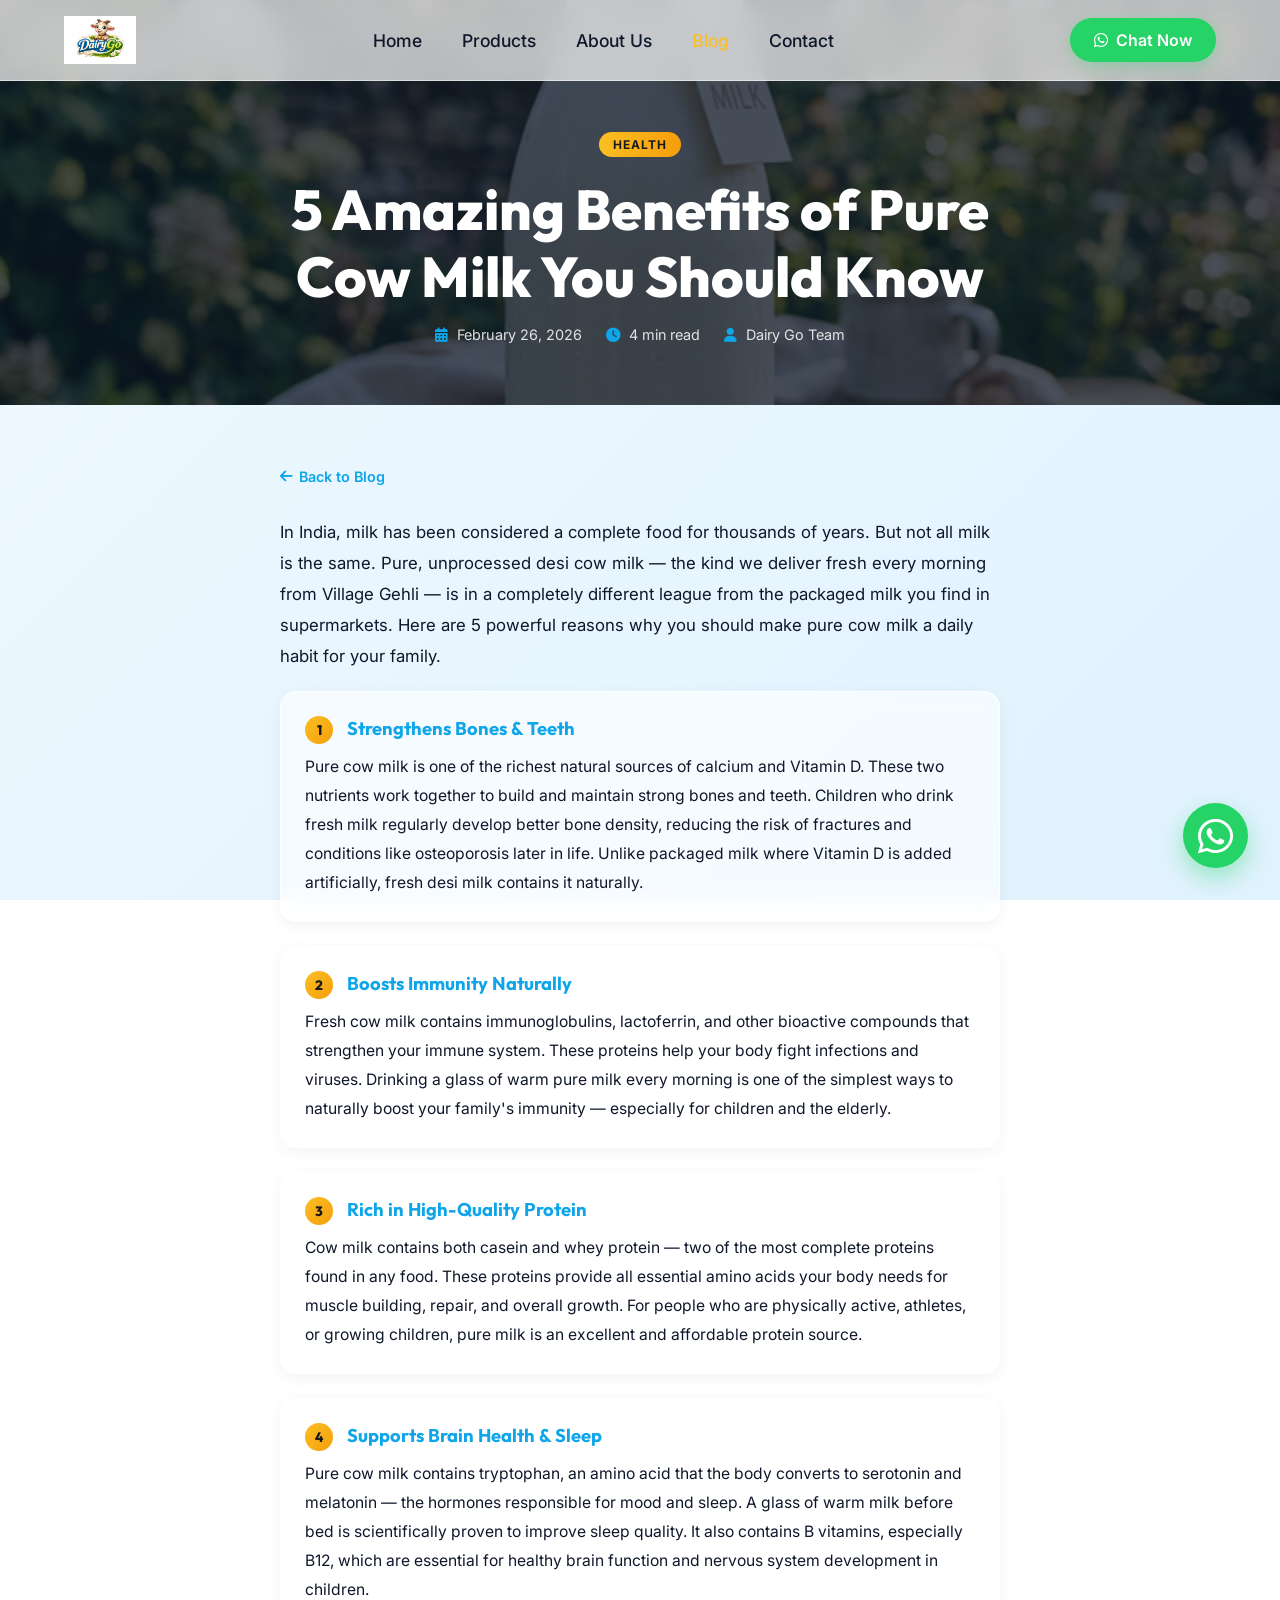
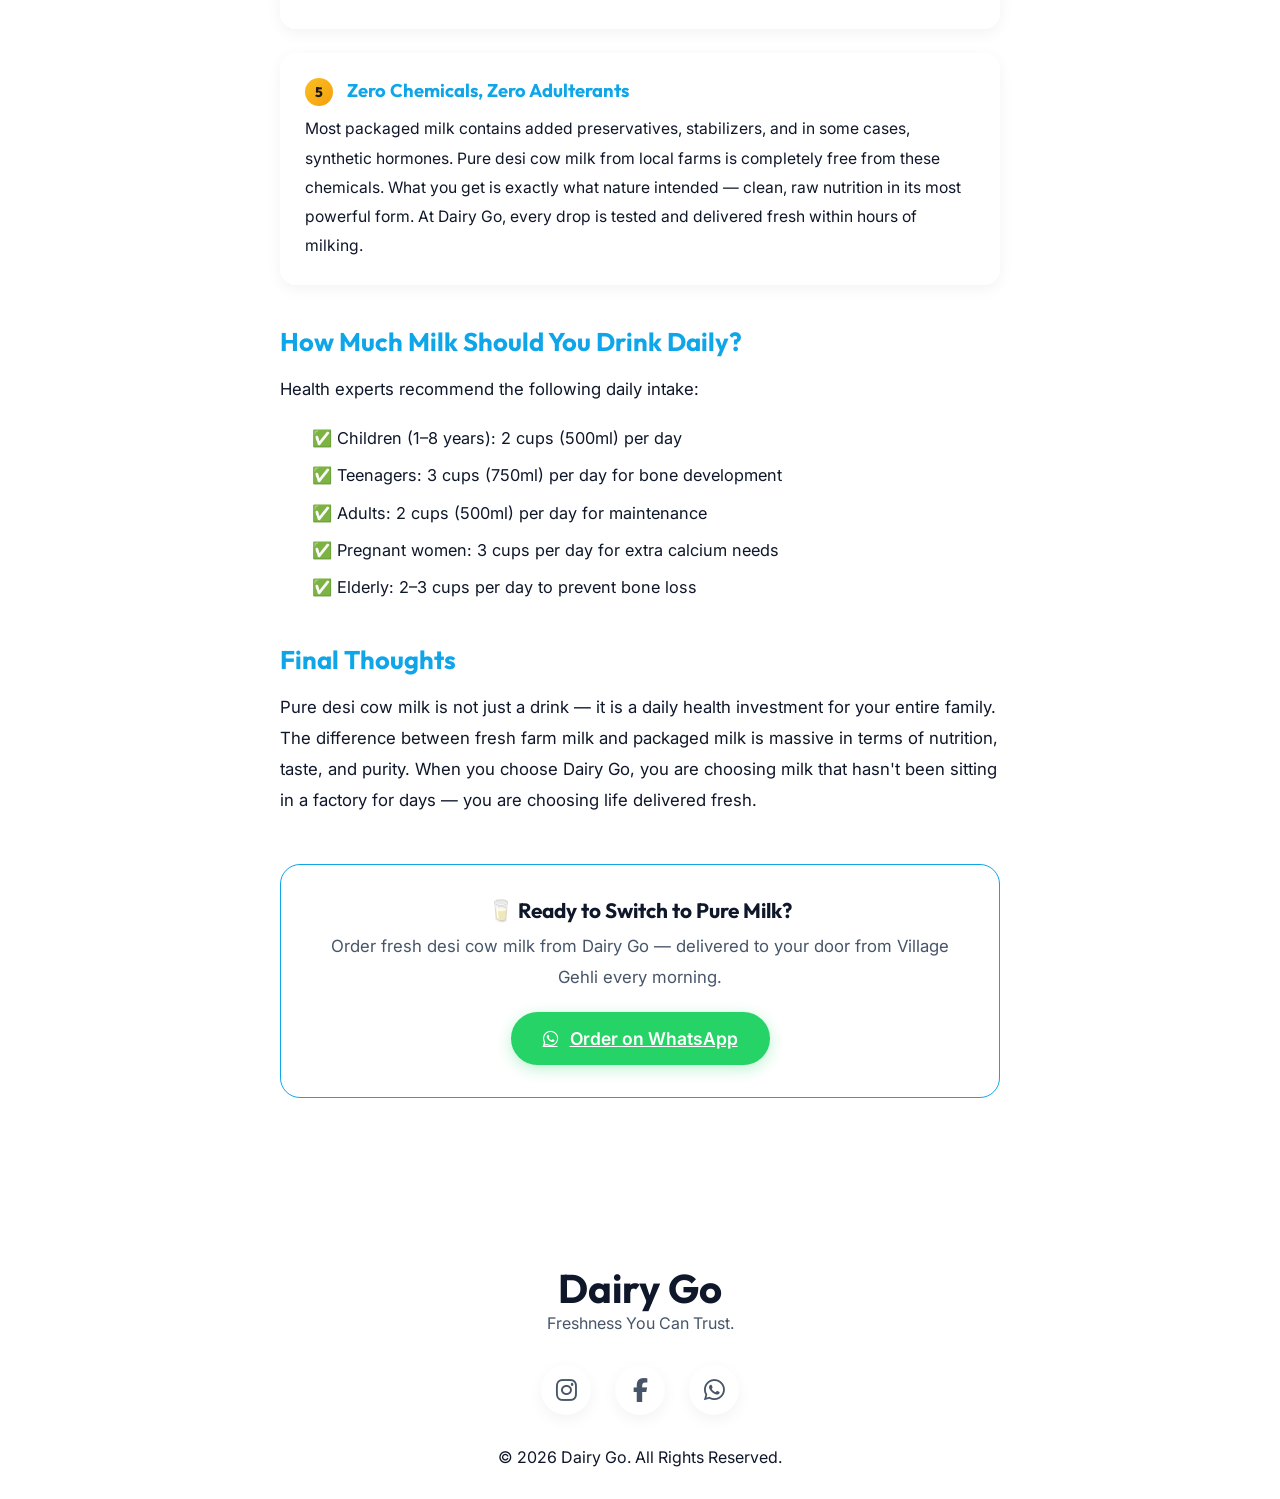
<file: blog-post-1.html>
<!DOCTYPE html>
<html lang="en">

<head>
    <meta name="google-site-verification" content="H6tnRNjs0LGTTBvZtAMk3U5IwulCLFvkh4__h8YZL0s" />
    <meta charset="UTF-8">
    <meta name="viewport" content="width=device-width, initial-scale=1.0">
    <title>5 Amazing Benefits of Pure Cow Milk - DairyGo Blog</title>
    <meta name="description"
        content="Discover the top 5 health benefits of drinking pure desi cow milk daily. Learn how fresh milk from Dairy Go improves your health and immunity.">
    <link rel="preconnect" href="https://fonts.googleapis.com">
    <link rel="preconnect" href="https://fonts.gstatic.com" crossorigin>
    <link
        href="https://fonts.googleapis.com/css2?family=Outfit:wght@300;400;600;800&family=Inter:wght@400;500;700&display=swap"
        rel="stylesheet">
    <link rel="stylesheet" href="https://cdnjs.cloudflare.com/ajax/libs/font-awesome/6.4.0/css/all.min.css">
    <link rel="stylesheet" href="styles.css">
    <style>
        .post-hero {
            min-height: 45vh;
            display: flex;
            align-items: center;
            justify-content: center;
            text-align: center;
            padding: 130px 20px 60px;
            background: linear-gradient(rgba(10, 22, 40, 0.75), rgba(10, 22, 40, 0.75)), url('blog-img-1.png') center/cover;
        }

        .post-tag {
            display: inline-block;
            background: linear-gradient(90deg, #fbbf24, #f59e0b);
            color: #1a1a1a;
            font-size: 0.75rem;
            font-weight: 700;
            text-transform: uppercase;
            letter-spacing: 1px;
            padding: 5px 14px;
            border-radius: 50px;
            margin-bottom: 1.2rem;
        }

        .post-hero h1 {
            font-size: clamp(2rem, 5vw, 3.5rem);
            font-weight: 800;
            color: #fff;
            max-width: 800px;
            margin: 0 auto 1rem;
            line-height: 1.2;
        }

        .post-meta {
            display: flex;
            gap: 1.5rem;
            justify-content: center;
            color: rgba(255, 255, 255, 0.85);
            font-size: 0.9rem;
            flex-wrap: wrap;
        }

        .post-meta i {
            color: var(--primary);
            margin-right: 5px;
        }

        .post-body {
            max-width: 760px;
            margin: 0 auto;
            padding: 60px 20px 100px;
        }

        .post-body h2 {
            font-size: 1.6rem;
            font-weight: 700;
            color: var(--primary);
            margin: 2.5rem 0 1rem;
        }

        .post-body p {
            font-size: 1.05rem;
            color: var(--text-dark);
            line-height: 1.85;
            margin-bottom: 1.2rem;
        }

        .post-body ul {
            padding-left: 1.5rem;
            margin-bottom: 1.5rem;
        }

        .post-body ul li {
            color: var(--text-dark);
            font-size: 1.02rem;
            line-height: 1.8;
            margin-bottom: 0.5rem;
            list-style: none;
            padding-left: 0.5rem;
        }

        .post-body ul li::before {
            content: "✅ ";
        }

        .benefit-card,
        .step-card,
        .reason-card {
            background: rgba(255, 255, 255, 0.6);
            border: 1px solid rgba(255, 255, 255, 0.8);
            border-radius: 16px;
            padding: 1.5rem;
            margin-bottom: 1.5rem;
            backdrop-filter: blur(10px);
            transition: transform 0.2s;
            box-shadow: 0 4px 15px rgba(0, 0, 0, 0.05);
        }

        .benefit-card:hover,
        .step-card:hover,
        .reason-card:hover {
            transform: translateX(6px);
            box-shadow: 0 8px 25px rgba(14, 165, 233, 0.1);
        }

        .benefit-card h3,
        .step-card h3,
        .reason-card h3 {
            font-size: 1.15rem;
            font-weight: 700;
            color: var(--primary);
            margin-bottom: 0.5rem;
        }

        .benefit-card p,
        .step-card p,
        .reason-card p {
            margin-bottom: 0;
            font-size: 0.98rem;
        }

        .benefit-number,
        .step-number {
            display: inline-block;
            background: linear-gradient(135deg, #fbbf24, #f59e0b);
            color: #1a1a1a;
            font-weight: 800;
            font-size: 0.85rem;
            width: 28px;
            height: 28px;
            border-radius: 50%;
            text-align: center;
            line-height: 28px;
            margin-right: 10px;
        }

        .step-number {
            padding: 3px 10px;
            width: auto;
            border-radius: 50px;
        }

        .post-cta {
            background: rgba(255, 255, 255, 0.6);
            border: 1px solid var(--primary);
            border-radius: 20px;
            padding: 2rem;
            text-align: center;
            margin-top: 3rem;
        }

        .post-cta h3 {
            color: var(--text-dark);
            font-size: 1.3rem;
            margin-bottom: 0.5rem;
        }

        .post-cta p {
            color: var(--text-light);
            margin-bottom: 1.2rem;
        }

        .back-link {
            display: inline-flex;
            align-items: center;
            gap: 6px;
            color: var(--primary);
            text-decoration: none;
            font-weight: 600;
            font-size: 0.9rem;
            margin-bottom: 2rem;
        }

        .back-link:hover {
            opacity: 0.8;
        }

        /* Additional classes for blog-post-3 */
        .comparison-table {
            width: 100%;
            border-collapse: collapse;
            margin: 2rem 0;
            border-radius: 16px;
            overflow: hidden;
            box-shadow: 0 4px 15px rgba(0, 0, 0, 0.05);
        }

        .comparison-table th {
            background: var(--primary-light);
            color: var(--primary);
            font-weight: 700;
            padding: 14px 16px;
            text-align: left;
            font-size: 0.95rem;
            border-bottom: 1px solid rgba(0, 0, 0, 0.05);
        }

        .comparison-table td {
            padding: 13px 16px;
            color: var(--text-dark);
            font-size: 0.95rem;
            border-bottom: 1px solid rgba(0, 0, 0, 0.05);
            background: rgba(255, 255, 255, 0.7);
            vertical-align: top;
        }

        .comparison-table tr:last-child td {
            border-bottom: none;
        }

        .comparison-table tr:hover td {
            background: rgba(255, 255, 255, 0.9);
        }

        .win-tag {
            display: inline-block;
            background: rgba(34, 197, 94, 0.15);
            color: #22c55e;
            border: 1px solid rgba(34, 197, 94, 0.3);
            font-size: 0.7rem;
            font-weight: 700;
            padding: 2px 8px;
            border-radius: 50px;
        }

        .lose-tag {
            display: inline-block;
            background: rgba(239, 68, 68, 0.12);
            color: #ef4444;
            border: 1px solid rgba(239, 68, 68, 0.25);
            font-size: 0.7rem;
            font-weight: 700;
            padding: 2px 8px;
            border-radius: 50px;
        }

        .emoji-title {
            font-size: 1.4rem;
            margin-right: 8px;
        }

        .highlight-box {
            background: var(--primary-light);
            border: 1px solid var(--primary);
            border-radius: 14px;
            padding: 1.2rem 1.5rem;
            margin: 1.5rem 0;
            font-style: italic;
            color: var(--text-dark);
            font-size: 1rem;
            line-height: 1.7;
        }
    </style>
</head>

<body>
    <!-- Navigation -->
    <nav class="glass-nav">
        <div class="nav-container">
            <div class="logo">
                <a href="index.html" style="text-decoration:none; display:flex;">
                    <img src="dairygo-logo.png" alt="DairyGo Logo - Fresh Dairy Products in Haryana" class="brand-logo">
                </a>
            </div>
            <ul class="nav-links">
                <li><a href="index.html#home">Home</a></li>
                <li><a href="index.html#products">Products</a></li>
                <li><a href="index.html#about">About Us</a></li>
                <li><a href="blog.html" style="color:#fbbf24;">Blog</a></li>
                <li><a href="index.html#contact">Contact</a></li>
            </ul>
            <a href="https://wa.me/918813911566?text=Hello%20Dairy%20Go,%20I%20have%20an%20inquiry." target="_blank"
                class="nav-btn">
                <i class="fab fa-whatsapp"></i> Chat Now
            </a>
            <div class="menu-toggle"><i class="fas fa-bars"></i></div>
        </div>
    </nav>

    <!-- Hero -->
    <section class="post-hero">
        <div>
            <span class="post-tag">Health</span>
            <h1>5 Amazing Benefits of Pure Cow Milk You Should Know</h1>
            <div class="post-meta">
                <span><i class="fas fa-calendar-alt"></i> February 26, 2026</span>
                <span><i class="fas fa-clock"></i> 4 min read</span>
                <span><i class="fas fa-user"></i> Dairy Go Team</span>
            </div>
        </div>
    </section>

    <!-- Post Content -->
    <article class="post-body">
        <a href="blog.html" class="back-link"><i class="fas fa-arrow-left"></i> Back to Blog</a>

        <p>
            In India, milk has been considered a complete food for thousands of years. But not all milk is the same.
            Pure, unprocessed desi cow milk — the kind we deliver fresh every morning from Village Gehli — is in a
            completely different league from the packaged milk you find in supermarkets. Here are 5 powerful reasons
            why you should make pure cow milk a daily habit for your family.
        </p>

        <div class="benefit-card">
            <h3><span class="benefit-number">1</span> Strengthens Bones & Teeth</h3>
            <p>
                Pure cow milk is one of the richest natural sources of calcium and Vitamin D. These two nutrients work
                together to build and maintain strong bones and teeth. Children who drink fresh milk regularly develop
                better bone density, reducing the risk of fractures and conditions like osteoporosis later in life.
                Unlike packaged milk where Vitamin D is added artificially, fresh desi milk contains it naturally.
            </p>
        </div>

        <div class="benefit-card">
            <h3><span class="benefit-number">2</span> Boosts Immunity Naturally</h3>
            <p>
                Fresh cow milk contains immunoglobulins, lactoferrin, and other bioactive compounds that strengthen
                your immune system. These proteins help your body fight infections and viruses. Drinking a glass of
                warm pure milk every morning is one of the simplest ways to naturally boost your family's immunity
                — especially for children and the elderly.
            </p>
        </div>

        <div class="benefit-card">
            <h3><span class="benefit-number">3</span> Rich in High-Quality Protein</h3>
            <p>
                Cow milk contains both casein and whey protein — two of the most complete proteins found in any food.
                These proteins provide all essential amino acids your body needs for muscle building, repair, and
                overall growth. For people who are physically active, athletes, or growing children, pure milk is
                an excellent and affordable protein source.
            </p>
        </div>

        <div class="benefit-card">
            <h3><span class="benefit-number">4</span> Supports Brain Health & Sleep</h3>
            <p>
                Pure cow milk contains tryptophan, an amino acid that the body converts to serotonin and melatonin —
                the hormones responsible for mood and sleep. A glass of warm milk before bed is scientifically proven
                to improve sleep quality. It also contains B vitamins, especially B12, which are essential for healthy
                brain function and nervous system development in children.
            </p>
        </div>

        <div class="benefit-card">
            <h3><span class="benefit-number">5</span> Zero Chemicals, Zero Adulterants</h3>
            <p>
                Most packaged milk contains added preservatives, stabilizers, and in some cases, synthetic hormones.
                Pure desi cow milk from local farms is completely free from these chemicals. What you get is exactly
                what nature intended — clean, raw nutrition in its most powerful form. At Dairy Go, every drop is
                tested and delivered fresh within hours of milking.
            </p>
        </div>

        <h2>How Much Milk Should You Drink Daily?</h2>
        <p>Health experts recommend the following daily intake:</p>
        <ul>
            <li>Children (1–8 years): 2 cups (500ml) per day</li>
            <li>Teenagers: 3 cups (750ml) per day for bone development</li>
            <li>Adults: 2 cups (500ml) per day for maintenance</li>
            <li>Pregnant women: 3 cups per day for extra calcium needs</li>
            <li>Elderly: 2–3 cups per day to prevent bone loss</li>
        </ul>

        <h2>Final Thoughts</h2>
        <p>
            Pure desi cow milk is not just a drink — it is a daily health investment for your entire family. The
            difference between fresh farm milk and packaged milk is massive in terms of nutrition, taste, and purity.
            When you choose Dairy Go, you are choosing milk that hasn't been sitting in a factory for days — you are
            choosing life delivered fresh.
        </p>

        <div class="post-cta">
            <h3>🥛 Ready to Switch to Pure Milk?</h3>
            <p>Order fresh desi cow milk from Dairy Go — delivered to your door from Village Gehli every morning.</p>
            <a href="https://wa.me/918813911566?text=Hello%20Dairy%20Go,%20I%20want%20to%20order%20Fresh%20Cow%20Milk"
                target="_blank" class="btn btn-primary">
                <i class="fab fa-whatsapp"></i> Order on WhatsApp
            </a>
        </div>
    </article>

    <!-- Footer -->
    <footer>
        <div class="footer-content glass-footer">
            <div class="footer-brand">
                <h2>Dairy <span>Go</span></h2>
                <p>Freshness You Can Trust.</p>
                <div class="social-links">
                    <a href="https://www.instagram.com/dairygo.8813/" target="_blank"><i
                            class="fab fa-instagram"></i></a>
                    <a href="https://www.facebook.com/search/top?q=Dairy%20Farmer" target="_blank"><i
                            class="fab fa-facebook-f"></i></a>
                    <a href="https://wa.me/918813911566" target="_blank"><i class="fab fa-whatsapp"></i></a>
                </div>
            </div>
            <div class="footer-bottom">
                <p>&copy; 2026 Dairy Go. All Rights Reserved.</p>
            </div>
        </div>
    </footer>

    <a href="https://wa.me/918813911566?text=Hello%20Dairy%20Go,%20I%20want%20to%20order%20your%20product"
        target="_blank" class="floating-wa">
        <i class="fab fa-whatsapp"></i>
    </a>
    <script src="main.js"></script>
</body>

</html>
</file>
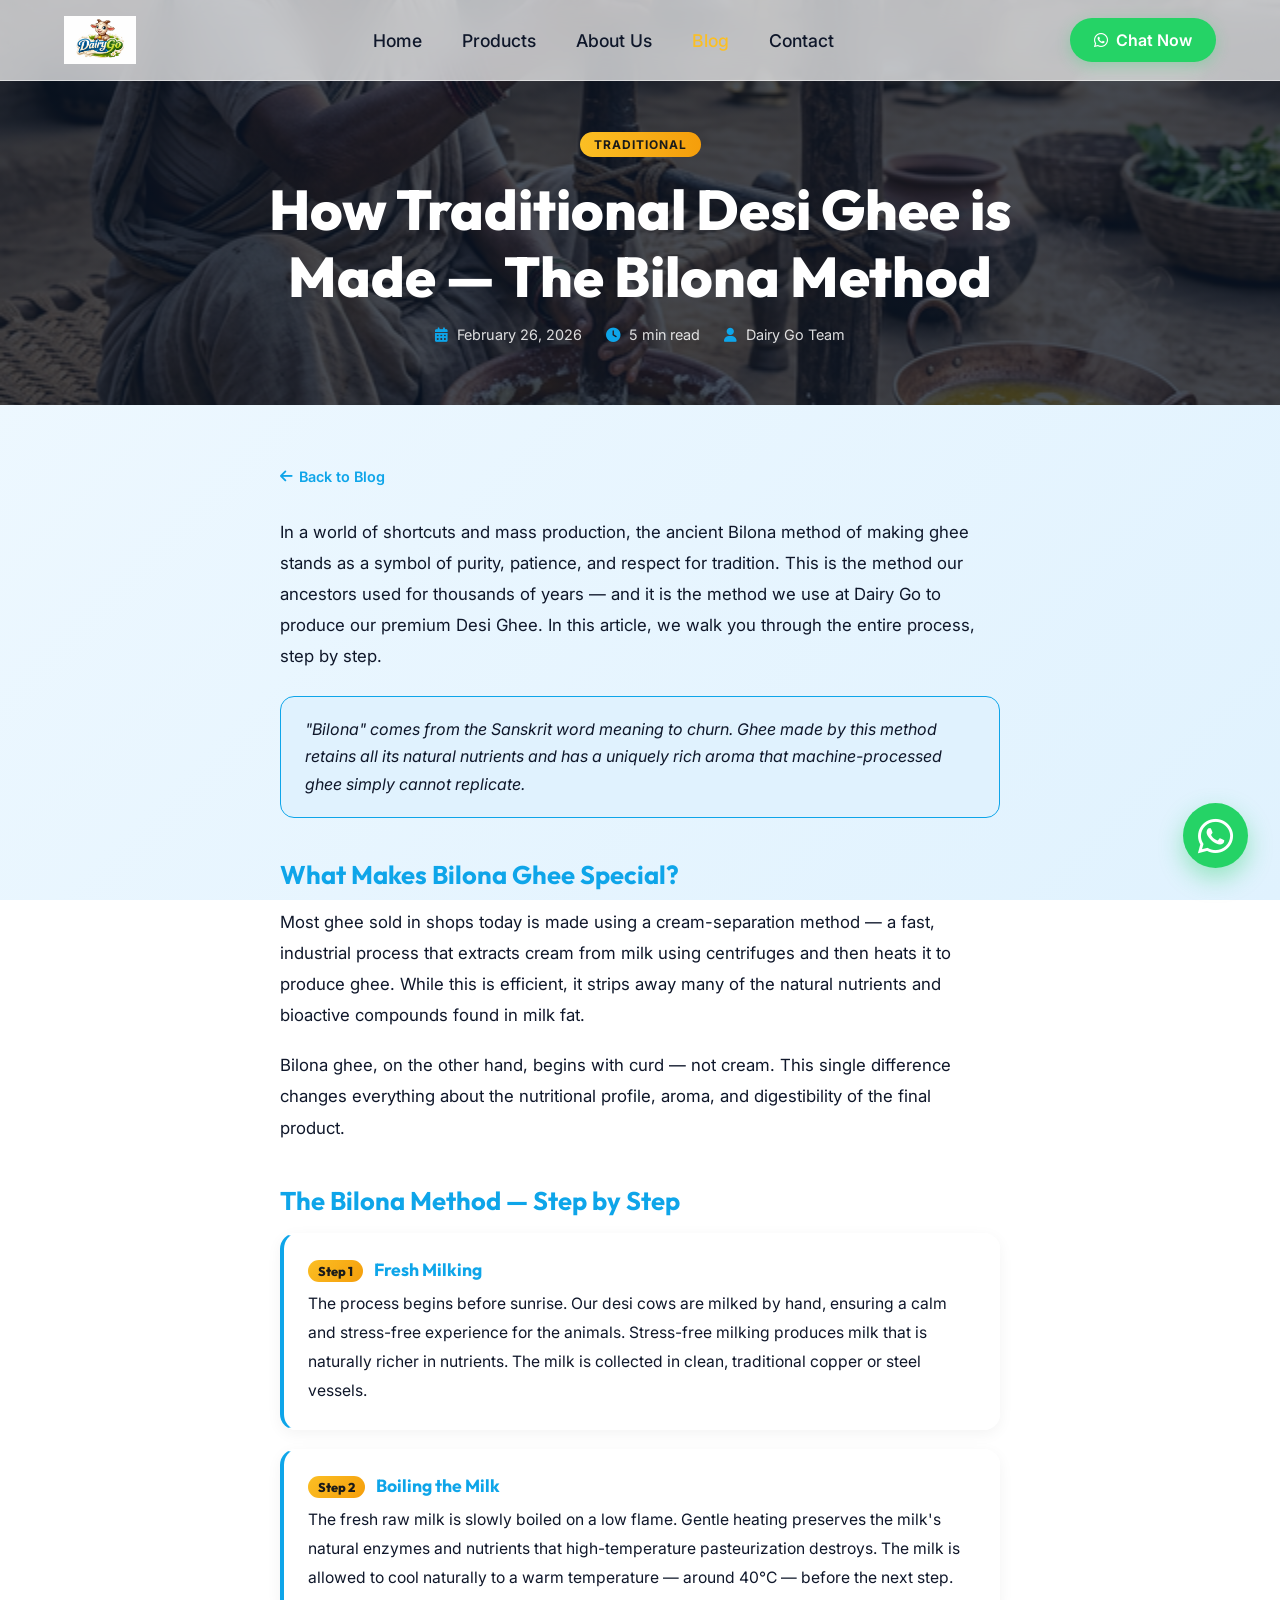
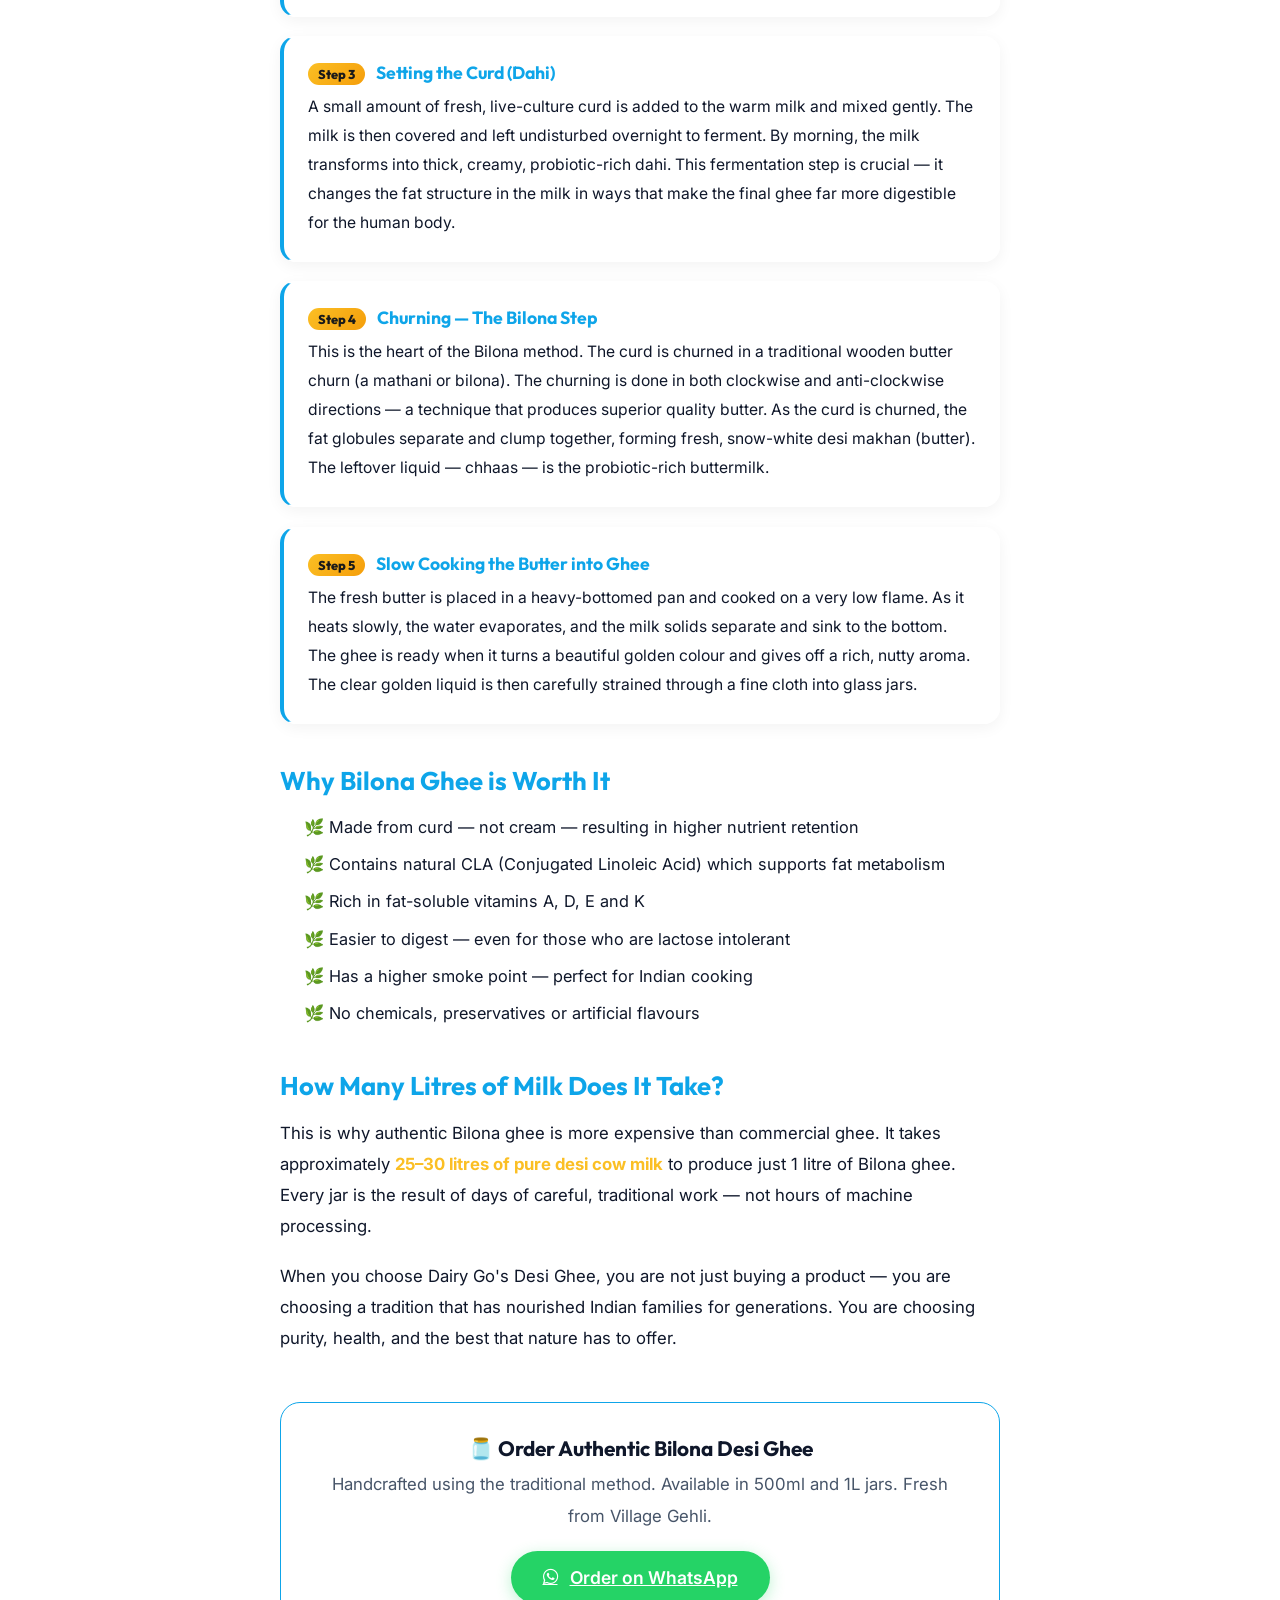
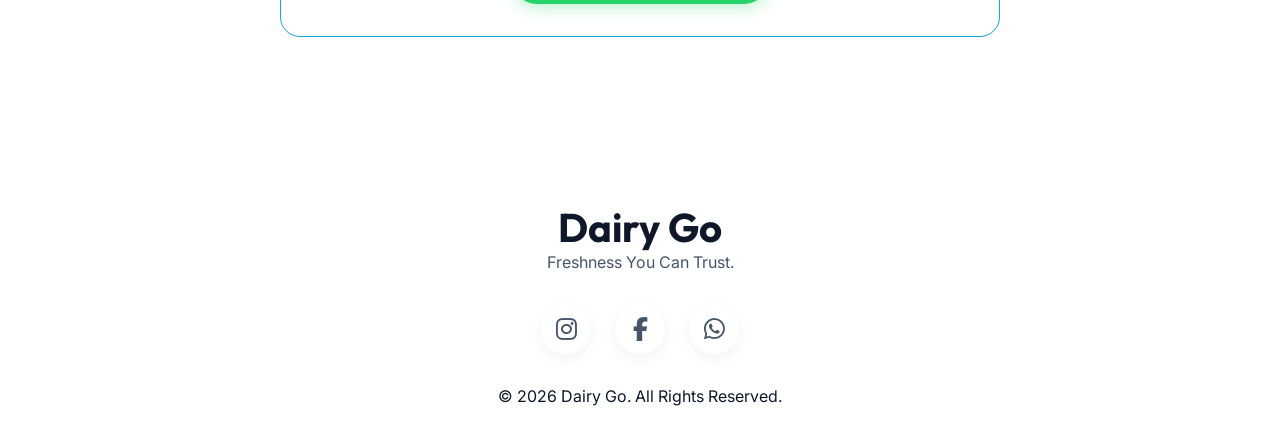
<file: blog-post-2.html>
<!DOCTYPE html>
<html lang="en">

<head>
    <meta name="google-site-verification" content="H6tnRNjs0LGTTBvZtAMk3U5IwulCLFvkh4__h8YZL0s" />
    <meta charset="UTF-8">
    <meta name="viewport" content="width=device-width, initial-scale=1.0">
    <title>How Traditional Desi Ghee is Made - Bilona Method | DairyGo Blog</title>
    <meta name="description"
        content="Learn how authentic Desi Ghee is made using the traditional Bilona method. Dairy Go explains the step-by-step process of making pure cow ghee in Haryana.">
    <link rel="preconnect" href="https://fonts.googleapis.com">
    <link rel="preconnect" href="https://fonts.gstatic.com" crossorigin>
    <link
        href="https://fonts.googleapis.com/css2?family=Outfit:wght@300;400;600;800&family=Inter:wght@400;500;700&display=swap"
        rel="stylesheet">
    <link rel="stylesheet" href="https://cdnjs.cloudflare.com/ajax/libs/font-awesome/6.4.0/css/all.min.css">
    <link rel="stylesheet" href="styles.css">
    <style>
        .post-hero {
            min-height: 45vh;
            display: flex;
            align-items: center;
            justify-content: center;
            text-align: center;
            padding: 130px 20px 60px;
            background: linear-gradient(rgba(10, 22, 40, 0.75), rgba(10, 22, 40, 0.75)), url('blog-img-2.png') center/cover;
        }

        .post-tag {
            display: inline-block;
            background: linear-gradient(90deg, #fbbf24, #f59e0b);
            color: #1a1a1a;
            font-size: 0.75rem;
            font-weight: 700;
            text-transform: uppercase;
            letter-spacing: 1px;
            padding: 5px 14px;
            border-radius: 50px;
            margin-bottom: 1.2rem;
        }

        .post-hero h1 {
            font-size: clamp(2rem, 5vw, 3.5rem);
            font-weight: 800;
            color: #fff;
            max-width: 800px;
            margin: 0 auto 1rem;
            line-height: 1.2;
        }

        .post-meta {
            display: flex;
            gap: 1.5rem;
            justify-content: center;
            color: rgba(255, 255, 255, 0.85);
            font-size: 0.9rem;
            flex-wrap: wrap;
        }

        .post-meta i {
            color: var(--primary);
            margin-right: 5px;
        }

        .post-body {
            max-width: 760px;
            margin: 0 auto;
            padding: 60px 20px 100px;
        }

        .post-body h2 {
            font-size: 1.6rem;
            font-weight: 700;
            color: var(--primary);
            margin: 2.5rem 0 1rem;
        }

        .post-body p {
            font-size: 1.05rem;
            color: var(--text-dark);
            line-height: 1.85;
            margin-bottom: 1.2rem;
        }

        .post-body ul {
            padding-left: 1.5rem;
            margin-bottom: 1.5rem;
        }

        .post-body ul li {
            color: var(--text-dark);
            font-size: 1.02rem;
            line-height: 1.8;
            margin-bottom: 0.5rem;
            list-style: none;
        }

        .post-body ul li::before {
            content: "🌿 ";
        }

        .step-card {
            background: rgba(255, 255, 255, 0.6);
            border: 1px solid rgba(255, 255, 255, 0.8);
            border-radius: 16px;
            padding: 1.5rem;
            margin-bottom: 1.2rem;
            backdrop-filter: blur(10px);
            border-left: 4px solid var(--primary);
            box-shadow: 0 4px 15px rgba(0, 0, 0, 0.05);
            transition: transform 0.2s;
        }

        .step-card:hover {
            transform: translateX(6px);
            box-shadow: 0 8px 25px rgba(14, 165, 233, 0.1);
        }

        .step-card h3 {
            font-size: 1.1rem;
            font-weight: 700;
            color: var(--primary);
            margin-bottom: 0.5rem;
        }

        .step-card p {
            margin-bottom: 0;
            font-size: 0.98rem;
        }

        .step-number {
            background: linear-gradient(135deg, #fbbf24, #f59e0b);
            color: #1a1a1a;
            font-weight: 800;
            font-size: 0.8rem;
            padding: 3px 10px;
            border-radius: 50px;
            margin-right: 8px;
        }

        .post-cta {
            background: rgba(255, 255, 255, 0.6);
            border: 1px solid var(--primary);
            border-radius: 20px;
            padding: 2rem;
            text-align: center;
            margin-top: 3rem;
        }

        .post-cta h3 {
            color: var(--text-dark);
            font-size: 1.3rem;
            margin-bottom: 0.5rem;
        }

        .post-cta p {
            color: var(--text-light);
            margin-bottom: 1.2rem;
        }

        .back-link {
            display: inline-flex;
            align-items: center;
            gap: 6px;
            color: var(--primary);
            text-decoration: none;
            font-weight: 600;
            font-size: 0.9rem;
            margin-bottom: 2rem;
        }

        .back-link:hover {
            opacity: 0.8;
        }

        .highlight-box {
            background: var(--primary-light);
            border: 1px solid var(--primary);
            border-radius: 14px;
            padding: 1.2rem 1.5rem;
            margin: 1.5rem 0;
            font-style: italic;
            color: var(--text-dark);
            font-size: 1rem;
            line-height: 1.7;
        }
    </style>
</head>

<body>
    <!-- Navigation -->
    <nav class="glass-nav">
        <div class="nav-container">
            <div class="logo">
                <a href="index.html" style="text-decoration:none; display:flex;">
                    <img src="dairygo-logo.png" alt="DairyGo Logo - Fresh Dairy Products in Haryana" class="brand-logo">
                </a>
            </div>
            <ul class="nav-links">
                <li><a href="index.html#home">Home</a></li>
                <li><a href="index.html#products">Products</a></li>
                <li><a href="index.html#about">About Us</a></li>
                <li><a href="blog.html" style="color:#fbbf24;">Blog</a></li>
                <li><a href="index.html#contact">Contact</a></li>
            </ul>
            <a href="https://wa.me/918813911566?text=Hello%20Dairy%20Go,%20I%20have%20an%20inquiry." target="_blank"
                class="nav-btn">
                <i class="fab fa-whatsapp"></i> Chat Now
            </a>
            <div class="menu-toggle"><i class="fas fa-bars"></i></div>
        </div>
    </nav>

    <!-- Hero -->
    <section class="post-hero">
        <div>
            <span class="post-tag">Traditional</span>
            <h1>How Traditional Desi Ghee is Made — The Bilona Method</h1>
            <div class="post-meta">
                <span><i class="fas fa-calendar-alt"></i> February 26, 2026</span>
                <span><i class="fas fa-clock"></i> 5 min read</span>
                <span><i class="fas fa-user"></i> Dairy Go Team</span>
            </div>
        </div>
    </section>

    <!-- Post Content -->
    <article class="post-body">
        <a href="blog.html" class="back-link"><i class="fas fa-arrow-left"></i> Back to Blog</a>

        <p>
            In a world of shortcuts and mass production, the ancient Bilona method of making ghee stands as a symbol
            of purity, patience, and respect for tradition. This is the method our ancestors used for thousands of
            years — and it is the method we use at Dairy Go to produce our premium Desi Ghee. In this article, we walk
            you through the entire process, step by step.
        </p>

        <div class="highlight-box">
            "Bilona" comes from the Sanskrit word meaning to churn. Ghee made by this method retains all its natural
            nutrients and has a uniquely rich aroma that machine-processed ghee simply cannot replicate.
        </div>

        <h2>What Makes Bilona Ghee Special?</h2>
        <p>
            Most ghee sold in shops today is made using a cream-separation method — a fast, industrial process that
            extracts cream from milk using centrifuges and then heats it to produce ghee. While this is efficient, it
            strips away many of the natural nutrients and bioactive compounds found in milk fat.
        </p>
        <p>
            Bilona ghee, on the other hand, begins with curd — not cream. This single difference changes everything
            about the nutritional profile, aroma, and digestibility of the final product.
        </p>

        <h2>The Bilona Method — Step by Step</h2>

        <div class="step-card">
            <h3><span class="step-number">Step 1</span> Fresh Milking</h3>
            <p>
                The process begins before sunrise. Our desi cows are milked by hand, ensuring a calm and stress-free
                experience for the animals. Stress-free milking produces milk that is naturally richer in nutrients.
                The milk is collected in clean, traditional copper or steel vessels.
            </p>
        </div>

        <div class="step-card">
            <h3><span class="step-number">Step 2</span> Boiling the Milk</h3>
            <p>
                The fresh raw milk is slowly boiled on a low flame. Gentle heating preserves the milk's natural
                enzymes and nutrients that high-temperature pasteurization destroys. The milk is allowed to cool
                naturally to a warm temperature — around 40°C — before the next step.
            </p>
        </div>

        <div class="step-card">
            <h3><span class="step-number">Step 3</span> Setting the Curd (Dahi)</h3>
            <p>
                A small amount of fresh, live-culture curd is added to the warm milk and mixed gently. The milk is
                then covered and left undisturbed overnight to ferment. By morning, the milk transforms into thick,
                creamy, probiotic-rich dahi. This fermentation step is crucial — it changes the fat structure in the
                milk in ways that make the final ghee far more digestible for the human body.
            </p>
        </div>

        <div class="step-card">
            <h3><span class="step-number">Step 4</span> Churning — The Bilona Step</h3>
            <p>
                This is the heart of the Bilona method. The curd is churned in a traditional wooden butter churn
                (a mathani or bilona). The churning is done in both clockwise and anti-clockwise directions —
                a technique that produces superior quality butter. As the curd is churned, the fat globules separate
                and clump together, forming fresh, snow-white desi makhan (butter). The leftover liquid — chhaas —
                is the probiotic-rich buttermilk.
            </p>
        </div>

        <div class="step-card">
            <h3><span class="step-number">Step 5</span> Slow Cooking the Butter into Ghee</h3>
            <p>
                The fresh butter is placed in a heavy-bottomed pan and cooked on a very low flame. As it heats slowly,
                the water evaporates, and the milk solids separate and sink to the bottom. The ghee is ready when it
                turns a beautiful golden colour and gives off a rich, nutty aroma. The clear golden liquid is then
                carefully strained through a fine cloth into glass jars.
            </p>
        </div>

        <h2>Why Bilona Ghee is Worth It</h2>
        <ul>
            <li>Made from curd — not cream — resulting in higher nutrient retention</li>
            <li>Contains natural CLA (Conjugated Linoleic Acid) which supports fat metabolism</li>
            <li>Rich in fat-soluble vitamins A, D, E and K</li>
            <li>Easier to digest — even for those who are lactose intolerant</li>
            <li>Has a higher smoke point — perfect for Indian cooking</li>
            <li>No chemicals, preservatives or artificial flavours</li>
        </ul>

        <h2>How Many Litres of Milk Does It Take?</h2>
        <p>
            This is why authentic Bilona ghee is more expensive than commercial ghee. It takes approximately
            <strong style="color:#fbbf24;">25–30 litres of pure desi cow milk</strong> to produce just 1 litre of
            Bilona ghee. Every jar is the result of days of careful, traditional work — not hours of machine
            processing.
        </p>

        <p>
            When you choose Dairy Go's Desi Ghee, you are not just buying a product — you are choosing a tradition
            that has nourished Indian families for generations. You are choosing purity, health, and the best that
            nature has to offer.
        </p>

        <div class="post-cta">
            <h3>🫙 Order Authentic Bilona Desi Ghee</h3>
            <p>Handcrafted using the traditional method. Available in 500ml and 1L jars. Fresh from Village Gehli.</p>
            <a href="https://wa.me/918813911566?text=Hello%20Dairy%20Go,%20I%20want%20to%20order%20Desi%20Ghee"
                target="_blank" class="btn btn-primary">
                <i class="fab fa-whatsapp"></i> Order on WhatsApp
            </a>
        </div>
    </article>

    <!-- Footer -->
    <footer>
        <div class="footer-content glass-footer">
            <div class="footer-brand">
                <h2>Dairy <span>Go</span></h2>
                <p>Freshness You Can Trust.</p>
                <div class="social-links">
                    <a href="https://www.instagram.com/dairygo.8813/" target="_blank"><i
                            class="fab fa-instagram"></i></a>
                    <a href="https://www.facebook.com/search/top?q=Dairy%20Farmer" target="_blank"><i
                            class="fab fa-facebook-f"></i></a>
                    <a href="https://wa.me/918813911566" target="_blank"><i class="fab fa-whatsapp"></i></a>
                </div>
            </div>
            <div class="footer-bottom">
                <p>&copy; 2026 Dairy Go. All Rights Reserved.</p>
            </div>
        </div>
    </footer>

    <a href="https://wa.me/918813911566?text=Hello%20Dairy%20Go,%20I%20want%20to%20order%20your%20product"
        target="_blank" class="floating-wa">
        <i class="fab fa-whatsapp"></i>
    </a>
    <script src="main.js"></script>
</body>

</html>
</file>
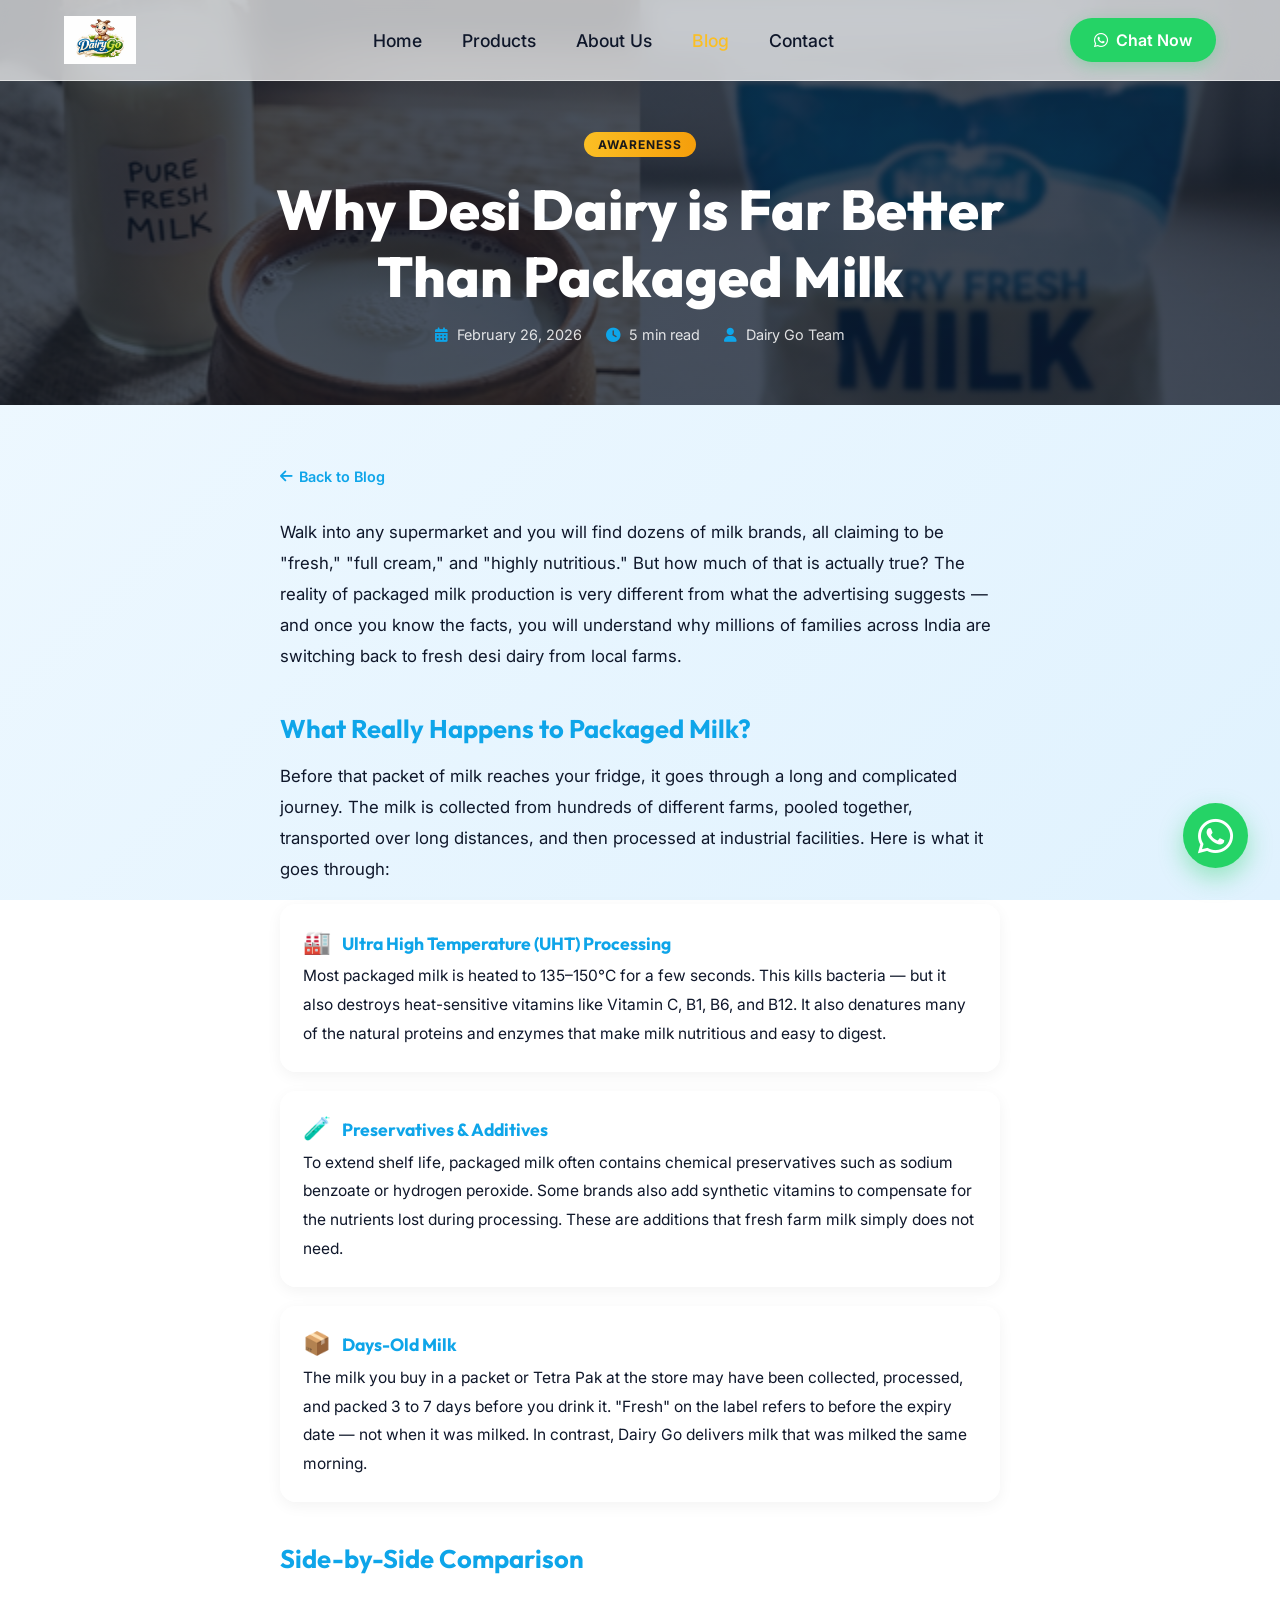
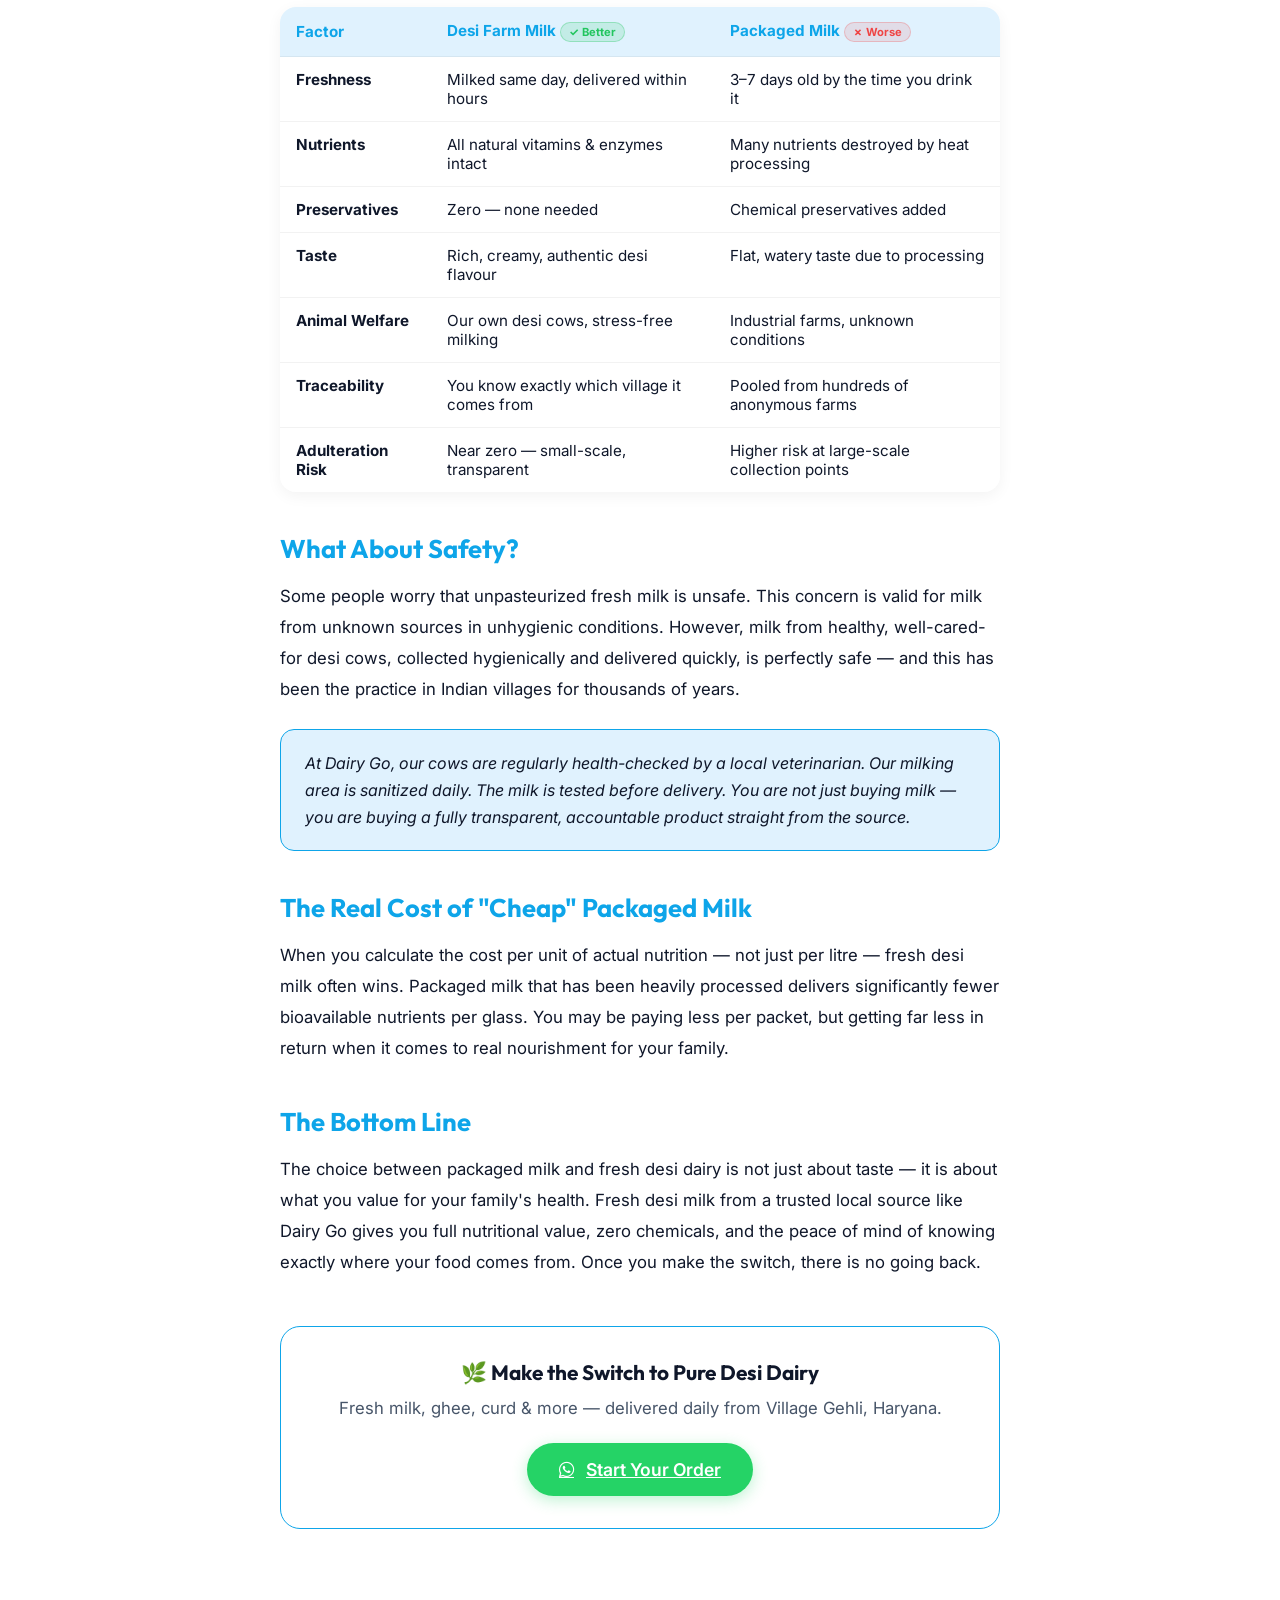
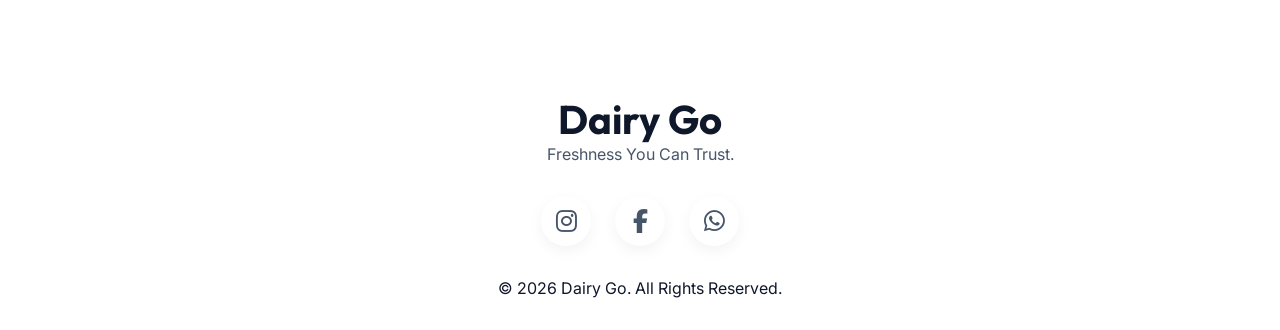
<file: blog-post-3.html>
<!DOCTYPE html>
<html lang="en">

<head>
    <meta name="google-site-verification" content="H6tnRNjs0LGTTBvZtAMk3U5IwulCLFvkh4__h8YZL0s" />
    <meta charset="UTF-8">
    <meta name="viewport" content="width=device-width, initial-scale=1.0">
    <title>Why Desi Dairy is Better Than Packaged Milk | DairyGo Blog</title>
    <meta name="description"
        content="Find out why fresh desi dairy from local farms in Haryana is far superior to packaged milk in terms of nutrition, purity and taste. Read the full comparison.">
    <link rel="preconnect" href="https://fonts.googleapis.com">
    <link rel="preconnect" href="https://fonts.gstatic.com" crossorigin>
    <link
        href="https://fonts.googleapis.com/css2?family=Outfit:wght@300;400;600;800&family=Inter:wght@400;500;700&display=swap"
        rel="stylesheet">
    <link rel="stylesheet" href="https://cdnjs.cloudflare.com/ajax/libs/font-awesome/6.4.0/css/all.min.css">
    <link rel="stylesheet" href="styles.css">
    <style>
        .post-hero {
            min-height: 45vh;
            display: flex;
            align-items: center;
            justify-content: center;
            text-align: center;
            padding: 130px 20px 60px;
            background: linear-gradient(rgba(10, 22, 40, 0.75), rgba(10, 22, 40, 0.75)), url('blog-img-3.png') center/cover;
        }

        .post-tag {
            display: inline-block;
            background: linear-gradient(90deg, #fbbf24, #f59e0b);
            color: #1a1a1a;
            font-size: 0.75rem;
            font-weight: 700;
            text-transform: uppercase;
            letter-spacing: 1px;
            padding: 5px 14px;
            border-radius: 50px;
            margin-bottom: 1.2rem;
        }

        .post-hero h1 {
            font-size: clamp(2rem, 5vw, 3.5rem);
            font-weight: 800;
            color: #fff;
            max-width: 800px;
            margin: 0 auto 1rem;
            line-height: 1.2;
        }

        .post-meta {
            display: flex;
            gap: 1.5rem;
            justify-content: center;
            color: rgba(255, 255, 255, 0.85);
            font-size: 0.9rem;
            flex-wrap: wrap;
        }

        .post-meta i {
            color: var(--primary);
            margin-right: 5px;
        }

        .post-body {
            max-width: 760px;
            margin: 0 auto;
            padding: 60px 20px 100px;
        }

        .post-body h2 {
            font-size: 1.6rem;
            font-weight: 700;
            color: var(--primary);
            margin: 2.5rem 0 1rem;
        }

        .post-body p {
            font-size: 1.05rem;
            color: var(--text-dark);
            line-height: 1.85;
            margin-bottom: 1.2rem;
        }

        .back-link {
            display: inline-flex;
            align-items: center;
            gap: 6px;
            color: var(--primary);
            text-decoration: none;
            font-weight: 600;
            font-size: 0.9rem;
            margin-bottom: 2rem;
        }

        .back-link:hover {
            opacity: 0.8;
        }

        /* Comparison Table */
        .comparison-table {
            width: 100%;
            border-collapse: collapse;
            margin: 2rem 0;
            border-radius: 16px;
            overflow: hidden;
            box-shadow: 0 4px 15px rgba(0, 0, 0, 0.05);
        }

        .comparison-table th {
            background: var(--primary-light);
            color: var(--primary);
            font-weight: 700;
            padding: 14px 16px;
            text-align: left;
            font-size: 0.95rem;
            border-bottom: 1px solid rgba(0, 0, 0, 0.05);
        }

        .comparison-table td {
            padding: 13px 16px;
            color: var(--text-dark);
            font-size: 0.95rem;
            border-bottom: 1px solid rgba(0, 0, 0, 0.05);
            background: rgba(255, 255, 255, 0.7);
            vertical-align: top;
        }

        .comparison-table tr:last-child td {
            border-bottom: none;
        }

        .comparison-table tr:hover td {
            background: rgba(255, 255, 255, 0.9);
        }

        .win-tag {
            display: inline-block;
            background: rgba(34, 197, 94, 0.15);
            color: #22c55e;
            border: 1px solid rgba(34, 197, 94, 0.3);
            font-size: 0.7rem;
            font-weight: 700;
            padding: 2px 8px;
            border-radius: 50px;
        }

        .lose-tag {
            display: inline-block;
            background: rgba(239, 68, 68, 0.12);
            color: #ef4444;
            border: 1px solid rgba(239, 68, 68, 0.25);
            font-size: 0.7rem;
            font-weight: 700;
            padding: 2px 8px;
            border-radius: 50px;
        }

        .reason-card {
            background: rgba(255, 255, 255, 0.6);
            border: 1px solid rgba(255, 255, 255, 0.8);
            border-radius: 16px;
            padding: 1.4rem;
            margin-bottom: 1.2rem;
            backdrop-filter: blur(10px);
            box-shadow: 0 4px 15px rgba(0, 0, 0, 0.05);
            transition: transform 0.2s;
        }

        .reason-card:hover {
            transform: translateX(6px);
            box-shadow: 0 8px 25px rgba(14, 165, 233, 0.1);
        }

        .reason-card h3 {
            font-size: 1.1rem;
            font-weight: 700;
            color: var(--primary);
            margin-bottom: 0.4rem;
        }

        .reason-card p {
            margin-bottom: 0;
            font-size: 0.97rem;
            color: var(--text-dark);
        }

        .emoji-title {
            font-size: 1.4rem;
            margin-right: 8px;
        }

        .post-cta {
            background: rgba(255, 255, 255, 0.6);
            border: 1px solid var(--primary);
            border-radius: 20px;
            padding: 2rem;
            text-align: center;
            margin-top: 3rem;
        }

        .post-cta h3 {
            color: var(--text-dark);
            font-size: 1.3rem;
            margin-bottom: 0.5rem;
        }

        .post-cta p {
            color: var(--text-light);
            margin-bottom: 1.2rem;
        }

        .highlight-box {
            background: var(--primary-light);
            border: 1px solid var(--primary);
            border-radius: 14px;
            padding: 1.2rem 1.5rem;
            margin: 1.5rem 0;
            font-style: italic;
            color: var(--text-dark);
            font-size: 1rem;
            line-height: 1.7;
        }
    </style>
</head>

<body>
    <!-- Navigation -->
    <nav class="glass-nav">
        <div class="nav-container">
            <div class="logo">
                <a href="index.html" style="text-decoration:none; display:flex;">
                    <img src="dairygo-logo.png" alt="DairyGo Logo - Fresh Dairy Products in Haryana" class="brand-logo">
                </a>
            </div>
            <ul class="nav-links">
                <li><a href="index.html#home">Home</a></li>
                <li><a href="index.html#products">Products</a></li>
                <li><a href="index.html#about">About Us</a></li>
                <li><a href="blog.html" style="color:#fbbf24;">Blog</a></li>
                <li><a href="index.html#contact">Contact</a></li>
            </ul>
            <a href="https://wa.me/918813911566?text=Hello%20Dairy%20Go,%20I%20have%20an%20inquiry." target="_blank"
                class="nav-btn">
                <i class="fab fa-whatsapp"></i> Chat Now
            </a>
            <div class="menu-toggle"><i class="fas fa-bars"></i></div>
        </div>
    </nav>

    <!-- Hero -->
    <section class="post-hero">
        <div>
            <span class="post-tag">Awareness</span>
            <h1>Why Desi Dairy is Far Better Than Packaged Milk</h1>
            <div class="post-meta">
                <span><i class="fas fa-calendar-alt"></i> February 26, 2026</span>
                <span><i class="fas fa-clock"></i> 5 min read</span>
                <span><i class="fas fa-user"></i> Dairy Go Team</span>
            </div>
        </div>
    </section>

    <!-- Post Content -->
    <article class="post-body">
        <a href="blog.html" class="back-link"><i class="fas fa-arrow-left"></i> Back to Blog</a>

        <p>
            Walk into any supermarket and you will find dozens of milk brands, all claiming to be "fresh," "full cream,"
            and "highly nutritious." But how much of that is actually true? The reality of packaged milk production
            is very different from what the advertising suggests — and once you know the facts, you will understand
            why millions of families across India are switching back to fresh desi dairy from local farms.
        </p>

        <h2>What Really Happens to Packaged Milk?</h2>
        <p>
            Before that packet of milk reaches your fridge, it goes through a long and complicated journey. The milk
            is collected from hundreds of different farms, pooled together, transported over long distances, and then
            processed at industrial facilities. Here is what it goes through:
        </p>

        <div class="reason-card">
            <h3><span class="emoji-title">🏭</span> Ultra High Temperature (UHT) Processing</h3>
            <p>
                Most packaged milk is heated to 135–150°C for a few seconds. This kills bacteria — but it also
                destroys heat-sensitive vitamins like Vitamin C, B1, B6, and B12. It also denatures many of the
                natural proteins and enzymes that make milk nutritious and easy to digest.
            </p>
        </div>

        <div class="reason-card">
            <h3><span class="emoji-title">🧪</span> Preservatives & Additives</h3>
            <p>
                To extend shelf life, packaged milk often contains chemical preservatives such as sodium benzoate or
                hydrogen peroxide. Some brands also add synthetic vitamins to compensate for the nutrients lost during
                processing. These are additions that fresh farm milk simply does not need.
            </p>
        </div>

        <div class="reason-card">
            <h3><span class="emoji-title">📦</span> Days-Old Milk</h3>
            <p>
                The milk you buy in a packet or Tetra Pak at the store may have been collected, processed, and packed
                3 to 7 days before you drink it. "Fresh" on the label refers to before the expiry date — not when it
                was milked. In contrast, Dairy Go delivers milk that was milked the same morning.
            </p>
        </div>

        <h2>Side-by-Side Comparison</h2>
        <table class="comparison-table">
            <thead>
                <tr>
                    <th>Factor</th>
                    <th>Desi Farm Milk <span class="win-tag">✓ Better</span></th>
                    <th>Packaged Milk <span class="lose-tag">✗ Worse</span></th>
                </tr>
            </thead>
            <tbody>
                <tr>
                    <td><strong>Freshness</strong></td>
                    <td>Milked same day, delivered within hours</td>
                    <td>3–7 days old by the time you drink it</td>
                </tr>
                <tr>
                    <td><strong>Nutrients</strong></td>
                    <td>All natural vitamins & enzymes intact</td>
                    <td>Many nutrients destroyed by heat processing</td>
                </tr>
                <tr>
                    <td><strong>Preservatives</strong></td>
                    <td>Zero — none needed</td>
                    <td>Chemical preservatives added</td>
                </tr>
                <tr>
                    <td><strong>Taste</strong></td>
                    <td>Rich, creamy, authentic desi flavour</td>
                    <td>Flat, watery taste due to processing</td>
                </tr>
                <tr>
                    <td><strong>Animal Welfare</strong></td>
                    <td>Our own desi cows, stress-free milking</td>
                    <td>Industrial farms, unknown conditions</td>
                </tr>
                <tr>
                    <td><strong>Traceability</strong></td>
                    <td>You know exactly which village it comes from</td>
                    <td>Pooled from hundreds of anonymous farms</td>
                </tr>
                <tr>
                    <td><strong>Adulteration Risk</strong></td>
                    <td>Near zero — small-scale, transparent</td>
                    <td>Higher risk at large-scale collection points</td>
                </tr>
            </tbody>
        </table>

        <h2>What About Safety?</h2>
        <p>
            Some people worry that unpasteurized fresh milk is unsafe. This concern is valid for milk from unknown
            sources in unhygienic conditions. However, milk from healthy, well-cared-for desi cows, collected
            hygienically and delivered quickly, is perfectly safe — and this has been the practice in Indian villages
            for thousands of years.
        </p>

        <div class="highlight-box">
            At Dairy Go, our cows are regularly health-checked by a local veterinarian. Our milking area is sanitized
            daily. The milk is tested before delivery. You are not just buying milk — you are buying a fully
            transparent, accountable product straight from the source.
        </div>

        <h2>The Real Cost of "Cheap" Packaged Milk</h2>
        <p>
            When you calculate the cost per unit of actual nutrition — not just per litre — fresh desi milk often
            wins. Packaged milk that has been heavily processed delivers significantly fewer bioavailable nutrients
            per glass. You may be paying less per packet, but getting far less in return when it comes to real
            nourishment for your family.
        </p>

        <h2>The Bottom Line</h2>
        <p>
            The choice between packaged milk and fresh desi dairy is not just about taste — it is about what you
            value for your family's health. Fresh desi milk from a trusted local source like Dairy Go gives you full
            nutritional value, zero chemicals, and the peace of mind of knowing exactly where your food comes from.
            Once you make the switch, there is no going back.
        </p>

        <div class="post-cta">
            <h3>🌿 Make the Switch to Pure Desi Dairy</h3>
            <p>Fresh milk, ghee, curd & more — delivered daily from Village Gehli, Haryana.</p>
            <a href="https://wa.me/918813911566?text=Hello%20Dairy%20Go,%20I%20want%20to%20start%20a%20daily%20milk%20subscription"
                target="_blank" class="btn btn-primary">
                <i class="fab fa-whatsapp"></i> Start Your Order
            </a>
        </div>
    </article>

    <!-- Footer -->
    <footer>
        <div class="footer-content glass-footer">
            <div class="footer-brand">
                <h2>Dairy <span>Go</span></h2>
                <p>Freshness You Can Trust.</p>
                <div class="social-links">
                    <a href="https://www.instagram.com/dairygo.8813/" target="_blank"><i
                            class="fab fa-instagram"></i></a>
                    <a href="https://www.facebook.com/search/top?q=Dairy%20Farmer" target="_blank"><i
                            class="fab fa-facebook-f"></i></a>
                    <a href="https://wa.me/918813911566" target="_blank"><i class="fab fa-whatsapp"></i></a>
                </div>
            </div>
            <div class="footer-bottom">
                <p>&copy; 2026 Dairy Go. All Rights Reserved.</p>
            </div>
        </div>
    </footer>

    <a href="https://wa.me/918813911566?text=Hello%20Dairy%20Go,%20I%20want%20to%20order%20your%20product"
        target="_blank" class="floating-wa">
        <i class="fab fa-whatsapp"></i>
    </a>
    <script src="main.js"></script>
</body>

</html>
</file>
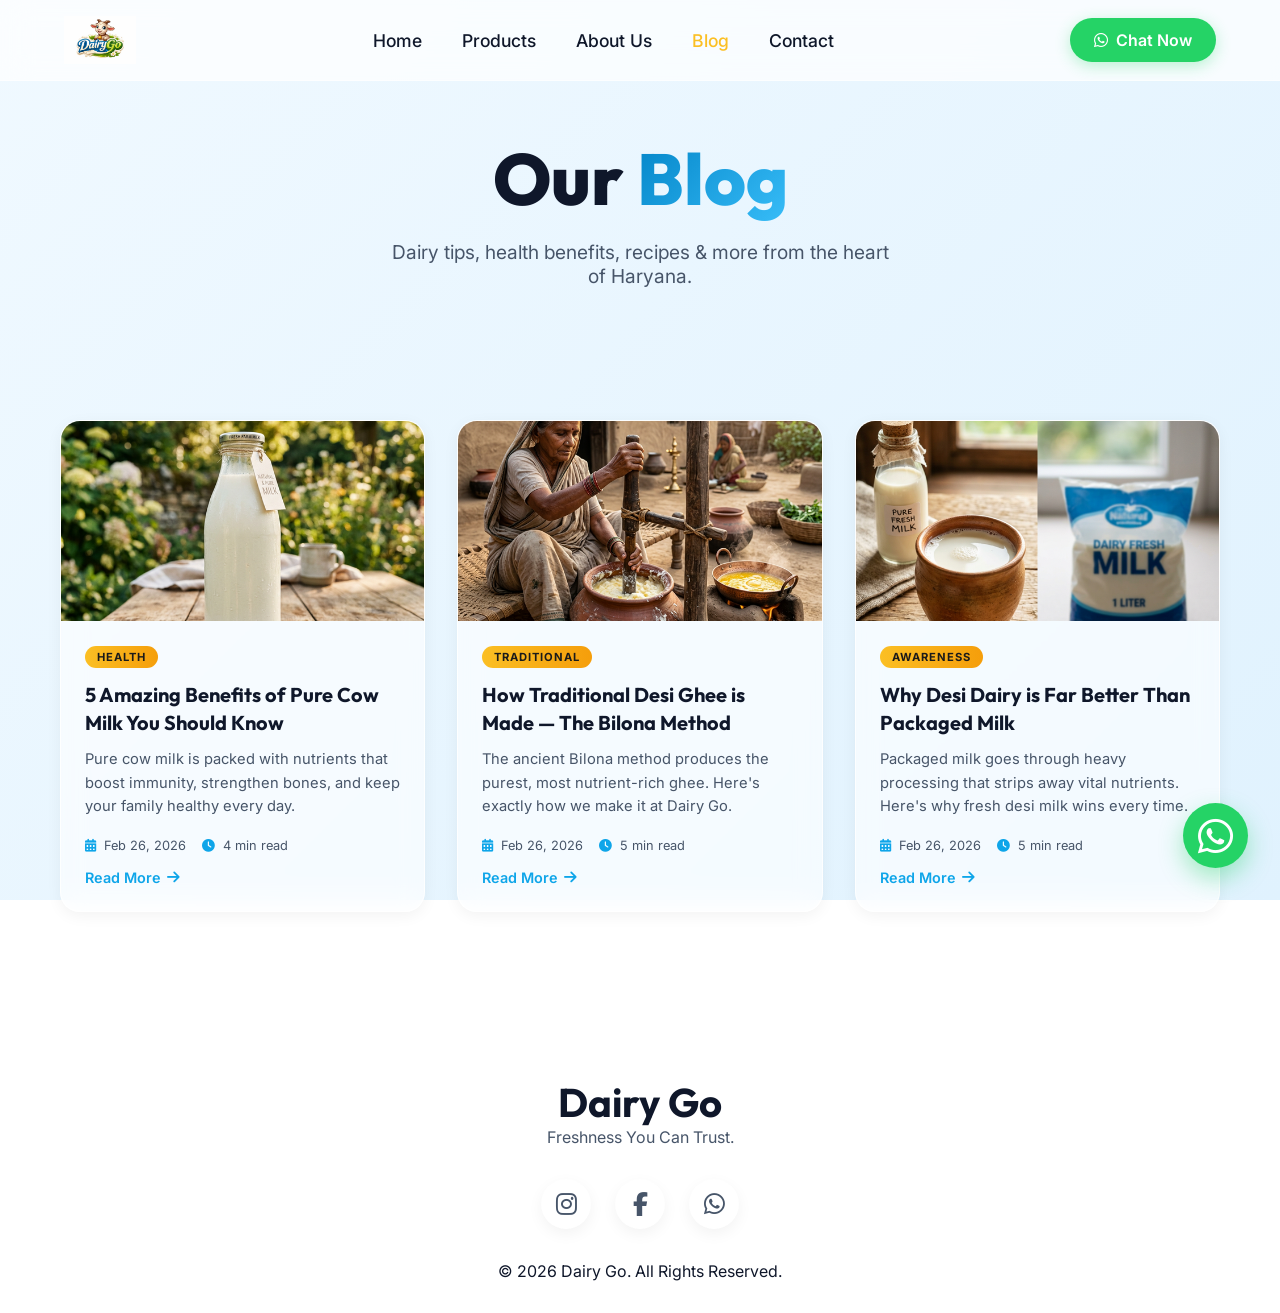
<file: blog.html>
<!DOCTYPE html>
<html lang="en">

<head>
    <meta name="google-site-verification" content="H6tnRNjs0LGTTBvZtAMk3U5IwulCLFvkh4__h8YZL0s" />
    <meta charset="UTF-8">
    <meta name="viewport" content="width=device-width, initial-scale=1.0">
    <title>Blog - DairyGo | Dairy Tips, Health & Recipes</title>
    <meta name="description"
        content="Read expert dairy tips, health benefits of pure milk, desi ghee recipes and more from DairyGo - Haryana's trusted dairy brand.">
    <!-- Google Fonts -->
    <link rel="preconnect" href="https://fonts.googleapis.com">
    <link rel="preconnect" href="https://fonts.gstatic.com" crossorigin>
    <link
        href="https://fonts.googleapis.com/css2?family=Outfit:wght@300;400;600;800&family=Inter:wght@400;500;700&display=swap"
        rel="stylesheet">
    <!-- FontAwesome -->
    <link rel="stylesheet" href="https://cdnjs.cloudflare.com/ajax/libs/font-awesome/6.4.0/css/all.min.css">
    <link rel="stylesheet" href="styles.css">
    <style>
        .blog-hero {
            min-height: 40vh;
            display: flex;
            align-items: center;
            justify-content: center;
            text-align: center;
            padding: 120px 20px 60px;
            position: relative;
        }

        .blog-hero h1 {
            font-size: clamp(2.5rem, 6vw, 4.5rem);
            font-weight: 800;
            color: var(--text-dark);
            margin-bottom: 1rem;
        }

        .blog-hero p {
            font-size: 1.2rem;
            color: var(--text-light);
            max-width: 500px;
            margin: 0 auto;
        }

        .blog-grid-section {
            max-width: 1200px;
            margin: 0 auto;
            padding: 60px 20px 100px;
        }

        .blog-grid {
            display: grid;
            grid-template-columns: repeat(auto-fit, minmax(320px, 1fr));
            gap: 2rem;
        }

        .blog-card {
            background: rgba(255, 255, 255, 0.6);
            border: 1px solid rgba(255, 255, 255, 0.8);
            border-radius: 20px;
            overflow: hidden;
            backdrop-filter: blur(12px);
            transition: transform 0.3s ease, box-shadow 0.3s ease;
            text-decoration: none;
            display: block;
            box-shadow: 0 4px 15px rgba(0, 0, 0, 0.05);
        }

        .blog-card:hover {
            transform: translateY(-8px);
            box-shadow: 0 15px 35px rgba(14, 165, 233, 0.15);
        }

        .blog-card-img {
            width: 100%;
            height: 200px;
            object-fit: cover;
            display: block;
        }

        .blog-card-body {
            padding: 1.5rem;
        }

        .blog-tag {
            display: inline-block;
            background: linear-gradient(90deg, #fbbf24, #f59e0b);
            color: #1a1a1a;
            font-size: 0.7rem;
            font-weight: 700;
            text-transform: uppercase;
            letter-spacing: 1px;
            padding: 4px 12px;
            border-radius: 50px;
            margin-bottom: 0.8rem;
        }

        .blog-card-body h2 {
            font-size: 1.25rem;
            font-weight: 700;
            color: var(--text-dark);
            margin-bottom: 0.7rem;
            line-height: 1.4;
        }

        .blog-card-body p {
            font-size: 0.92rem;
            color: var(--text-light);
            line-height: 1.6;
            margin-bottom: 1.2rem;
        }

        .blog-meta {
            display: flex;
            align-items: center;
            gap: 1rem;
            font-size: 0.8rem;
            color: var(--text-light);
        }

        .blog-meta i {
            color: var(--primary);
            margin-right: 4px;
        }

        .read-more-btn {
            display: inline-flex;
            align-items: center;
            gap: 6px;
            color: var(--primary);
            font-weight: 600;
            font-size: 0.9rem;
            text-decoration: none;
            margin-top: 1rem;
            transition: gap 0.2s;
        }

        .read-more-btn:hover {
            gap: 10px;
        }
    </style>
</head>

<body>
    <!-- Navigation -->
    <nav class="glass-nav">
        <div class="nav-container">
            <div class="logo">
                <a href="index.html" style="text-decoration:none; display:flex;">
                    <img src="dairygo-logo.png" alt="DairyGo Logo - Fresh Dairy Products in Haryana" class="brand-logo">
                </a>
            </div>
            <ul class="nav-links">
                <li><a href="index.html#home">Home</a></li>
                <li><a href="index.html#products">Products</a></li>
                <li><a href="index.html#about">About Us</a></li>
                <li><a href="blog.html" style="color:#fbbf24;">Blog</a></li>
                <li><a href="index.html#contact">Contact</a></li>
            </ul>
            <a href="https://wa.me/918813911566?text=Hello%20Dairy%20Go,%20I%20have%20an%20inquiry." target="_blank"
                class="nav-btn">
                <i class="fab fa-whatsapp"></i> Chat Now
            </a>
            <div class="menu-toggle"><i class="fas fa-bars"></i></div>
        </div>
    </nav>

    <!-- Blog Hero -->
    <section class="blog-hero">
        <div>
            <h1>Our <span class="text-gradient">Blog</span></h1>
            <p>Dairy tips, health benefits, recipes & more from the heart of Haryana.</p>
        </div>
    </section>

    <!-- Blog Cards -->
    <section class="blog-grid-section">
        <div class="blog-grid">

            <!-- Post 1 -->
            <a href="blog-post-1.html" class="blog-card">
                <img src="blog-img-1.png" alt="Pure Cow Milk" class="blog-card-img">
                <div class="blog-card-body">
                    <span class="blog-tag">Health</span>
                    <h2>5 Amazing Benefits of Pure Cow Milk You Should Know</h2>
                    <p>Pure cow milk is packed with nutrients that boost immunity, strengthen bones, and keep your
                        family healthy every day.</p>
                    <div class="blog-meta">
                        <span><i class="fas fa-calendar-alt"></i> Feb 26, 2026</span>
                        <span><i class="fas fa-clock"></i> 4 min read</span>
                    </div>
                    <span class="read-more-btn">Read More <i class="fas fa-arrow-right"></i></span>
                </div>
            </a>

            <!-- Post 2 -->
            <a href="blog-post-2.html" class="blog-card">
                <img src="blog-img-2.png" alt="Traditional Bilona Ghee" class="blog-card-img">
                <div class="blog-card-body">
                    <span class="blog-tag">Traditional</span>
                    <h2>How Traditional Desi Ghee is Made — The Bilona Method</h2>
                    <p>The ancient Bilona method produces the purest, most nutrient-rich ghee. Here's exactly how we
                        make it at Dairy Go.</p>
                    <div class="blog-meta">
                        <span><i class="fas fa-calendar-alt"></i> Feb 26, 2026</span>
                        <span><i class="fas fa-clock"></i> 5 min read</span>
                    </div>
                    <span class="read-more-btn">Read More <i class="fas fa-arrow-right"></i></span>
                </div>
            </a>

            <!-- Post 3 -->
            <a href="blog-post-3.html" class="blog-card">
                <img src="blog-img-3.png" alt="Desi vs Packaged Milk" class="blog-card-img">
                <div class="blog-card-body">
                    <span class="blog-tag">Awareness</span>
                    <h2>Why Desi Dairy is Far Better Than Packaged Milk</h2>
                    <p>Packaged milk goes through heavy processing that strips away vital nutrients. Here's why fresh
                        desi milk wins every time.</p>
                    <div class="blog-meta">
                        <span><i class="fas fa-calendar-alt"></i> Feb 26, 2026</span>
                        <span><i class="fas fa-clock"></i> 5 min read</span>
                    </div>
                    <span class="read-more-btn">Read More <i class="fas fa-arrow-right"></i></span>
                </div>
            </a>

        </div>
    </section>

    <!-- Footer -->
    <footer>
        <div class="footer-content glass-footer">
            <div class="footer-brand">
                <h2>Dairy <span>Go</span></h2>
                <p>Freshness You Can Trust.</p>
                <div class="social-links">
                    <a href="https://www.instagram.com/dairygo.8813/" target="_blank"><i
                            class="fab fa-instagram"></i></a>
                    <a href="https://www.facebook.com/search/top?q=Dairy%20Farmer" target="_blank"><i
                            class="fab fa-facebook-f"></i></a>
                    <a href="https://wa.me/918813911566" target="_blank"><i class="fab fa-whatsapp"></i></a>
                </div>
            </div>
            <div class="footer-bottom">
                <p>&copy; 2026 Dairy Go. All Rights Reserved.</p>
            </div>
        </div>
    </footer>

    <!-- Floating WhatsApp -->
    <a href="https://wa.me/918813911566?text=Hello%20Dairy%20Go,%20I%20want%20to%20order%20your%20product"
        target="_blank" class="floating-wa">
        <i class="fab fa-whatsapp"></i>
    </a>

    <script src="main.js"></script>
</body>

</html>
</file>
<file: styles.css>
/* Custom Variables */
:root {
  --primary: #0ea5e9;
  /* Sky Blue */
  --primary-light: #e0f2fe;
  --secondary: #38bdf8;
  --text-dark: #0f172a;
  --text-light: #475569;
  --glass-bg: rgba(255, 255, 255, 0.5);
  --glass-border: rgba(255, 255, 255, 0.6);
  --green: #25d366;
  /* WhatsApp Green */
  --transition: all 0.3s ease-in-out;
}

* {
  margin: 0;
  padding: 0;
  box-sizing: border-box;
}

body {
  font-family: 'Inter', sans-serif;
  color: var(--text-dark);
  background: linear-gradient(135deg, #f0f9ff 0%, #e0f2fe 100%);
  background-attachment: fixed;
  overflow-x: hidden;
  scroll-behavior: smooth;
}

h1,
h2,
h3,
h4,
h5,
h6 {
  font-family: 'Outfit', sans-serif;
  font-weight: 700;
}

#webgl-canvas {
  position: fixed;
  top: 0;
  left: 0;
  width: 100vw;
  height: 100vh;
  z-index: -1;
  /* Behind all content */
  pointer-events: none;
  /* Let clicks pass through to content */
}

/* Glassmorphism Utilities */
.glass {
  background: var(--glass-bg);
  backdrop-filter: blur(20px);
  -webkit-backdrop-filter: blur(20px);
  border: 1px solid var(--glass-border);
  box-shadow: 0 8px 32px 0 rgba(14, 165, 233, 0.1);
  border-radius: 1.5rem;
}

.glass-nav {
  position: fixed;
  top: 0;
  width: 100%;
  z-index: 1000;
  background: rgba(255, 255, 255, 0.7);
  backdrop-filter: blur(15px);
  border-bottom: 1px solid rgba(255, 255, 255, 0.5);
}

.text-gradient {
  background: linear-gradient(135deg, #0284c7, #38bdf8);
  -webkit-background-clip: text;
  -webkit-text-fill-color: transparent;
  display: inline-block;
}

/* Typography & Layouts */
.section-padding {
  padding: 6rem 5%;
}

.section-header {
  text-align: center;
  margin-bottom: 4rem;
}

.section-header h2 {
  font-size: 3rem;
  margin-bottom: 1rem;
}

.section-header p {
  font-size: 1.25rem;
  color: var(--text-light);
}

/* Navigation */
.nav-container {
  display: flex;
  justify-content: space-between;
  align-items: center;
  padding: 1rem 5%;
  max-width: 1400px;
  margin: 0 auto;
}

.logo {
  display: flex;
  align-items: center;
  gap: 10px;
}

.brand-logo {
  height: 48px;
  width: auto;
  object-fit: contain;
}

.logo h1 {
  font-size: 2rem;
  color: var(--text-dark);
}

.logo span {
  color: var(--primary);
}

.nav-links {
  display: flex;
  list-style: none;
  gap: 2.5rem;
}

.nav-links a {
  text-decoration: none;
  color: var(--text-dark);
  font-weight: 500;
  font-size: 1.1rem;
  transition: var(--transition);
}

.nav-links a:hover {
  color: var(--primary);
}

.nav-btn {
  text-decoration: none;
  background-color: var(--green);
  color: white;
  padding: 0.75rem 1.5rem;
  border-radius: 999px;
  font-weight: 600;
  display: flex;
  align-items: center;
  gap: 0.5rem;
  transition: var(--transition);
  box-shadow: 0 4px 15px rgba(37, 211, 102, 0.3);
}

.nav-btn:hover {
  transform: translateY(-2px);
  box-shadow: 0 6px 20px rgba(37, 211, 102, 0.5);
}

.menu-toggle {
  display: none;
  font-size: 1.5rem;
  cursor: pointer;
}

/* Buttons */
.btn {
  border: none;
  outline: none;
  cursor: pointer;
  padding: 1rem 2rem;
  border-radius: 999px;
  font-size: 1.1rem;
  font-weight: 600;
  font-family: 'Inter', sans-serif;
  transition: var(--transition);
  display: inline-flex;
  align-items: center;
  justify-content: center;
  gap: 0.75rem;
}

.btn-primary {
  background: var(--green);
  color: white;
  box-shadow: 0 4px 15px rgba(37, 211, 102, 0.3);
}

.btn-primary:hover {
  transform: translateY(-3px);
  box-shadow: 0 8px 25px rgba(37, 211, 102, 0.4);
}

.btn-secondary {
  background: white;
  color: var(--primary);
  border: 2px solid var(--primary);
  text-decoration: none;
}

.btn-secondary:hover {
  background: var(--primary);
  color: white;
}

.w-100 {
  width: 100%;
}

/* Hero Section */
.hero {
  min-height: 100vh;
  display: flex;
  align-items: center;
  padding: 0 5%;
  position: relative;
  max-width: 1400px;
  margin: 0 auto;
}

.hero-content {
  max-width: 600px;
  z-index: 10;
}

.hero-title {
  font-size: 4.5rem;
  line-height: 1.1;
  margin-bottom: 1.5rem;
}

.hero-subtitle {
  font-size: 1.5rem;
  color: var(--text-light);
  margin-bottom: 2.5rem;
  line-height: 1.6;
}

.hero-buttons {
  display: flex;
  gap: 1.5rem;
}

/* Features */
.features-grid {
  display: grid;
  grid-template-columns: repeat(auto-fit, minmax(280px, 1fr));
  gap: 2.5rem;
  max-width: 1400px;
  margin: 0 auto;
  perspective: 1000px;
}

.glass3d {
  background: var(--glass-bg);
  backdrop-filter: blur(20px);
  -webkit-backdrop-filter: blur(20px);
  border: 1px solid var(--glass-border);
  border-radius: 1.5rem;
  padding: 2.5rem;
  text-align: center;
  transition: transform 0.4s cubic-bezier(0.175, 0.885, 0.32, 1.275);
  transform-style: preserve-3d;
  box-shadow: 0 10px 40px rgba(14, 165, 233, 0.1);
}

.glass3d:hover {
  transform: translateY(-10px) rotateX(5deg) rotateY(-5deg);
  box-shadow: 0 20px 40px rgba(14, 165, 233, 0.2);
}

.feature-icon {
  width: 80px;
  height: 80px;
  background: white;
  border-radius: 50%;
  display: flex;
  align-items: center;
  justify-content: center;
  font-size: 2.5rem;
  color: var(--primary);
  margin: 0 auto 1.5rem;
  box-shadow: 0 10px 25px rgba(14, 165, 233, 0.15);
  transform: translateZ(30px);
  /* Extrude out on hover */
}

/* Products */
.products-grid {
  display: grid;
  grid-template-columns: repeat(auto-fit, minmax(320px, 1fr));
  gap: 3rem;
  max-width: 1400px;
  margin: 0 auto;
}

.product-card {
  padding: 2rem;
  transition: var(--transition);
  display: flex;
  flex-direction: column;
}

.product-card:hover {
  transform: translateY(-10px);
  box-shadow: 0 20px 40px rgba(14, 165, 233, 0.15);
}

.product-img-container {
  height: 250px;
  border-radius: 1rem;
  margin-bottom: 2rem;
  display: flex;
  align-items: center;
  justify-content: center;
  position: relative;
  background: rgba(255, 255, 255, 0.3);
  overflow: hidden;
  box-shadow: inset 0 0 20px rgba(255, 255, 255, 0.5);
}

/* Real product image styling */
.product-img {
  width: 100%;
  height: 100%;
  object-fit: cover;
  border-radius: 1rem;
  transition: transform 0.4s ease;
}

.product-img-container:hover .product-img {
  transform: scale(1.05);
}

.product-info h3 {
  font-size: 1.8rem;
  margin-bottom: 0.5rem;
}

.product-desc {
  color: var(--text-light);
  margin-bottom: 1.5rem;
  line-height: 1.6;
  flex-grow: 1;
}

.price-controls {
  margin-bottom: 1.5rem;
}

.variant-select {
  width: 100%;
  padding: 1rem;
  border-radius: 0.75rem;
  border: 1px solid var(--glass-border);
  background: rgba(255, 255, 255, 0.8);
  font-size: 1.1rem;
  font-weight: 500;
  color: var(--text-dark);
  font-family: inherit;
  outline: none;
  cursor: pointer;
  appearance: none;
}

/* About Us */
.about-container {
  display: grid;
  grid-template-columns: 1fr 1fr;
  gap: 4rem;
  max-width: 1400px;
  margin: 0 auto;
  padding: 4rem;
}

.about-content h2 {
  font-size: 3rem;
  margin-bottom: 1rem;
}

.about-content h3 {
  color: var(--primary);
  font-size: 1.5rem;
  margin-bottom: 1.5rem;
}

.about-content p {
  color: var(--text-light);
  line-height: 1.8;
  font-size: 1.1rem;
  margin-bottom: 2rem;
}

.mission-vision {
  display: grid;
  grid-template-columns: 1fr 1fr;
  gap: 2rem;
  margin-bottom: 2rem;
}

.mv-box h4 {
  font-size: 1.3rem;
  margin: 1rem 0 0.5rem;
}

.hygiene-promise {
  background: rgba(255, 255, 255, 0.6);
  padding: 1.5rem;
  border-radius: 1rem;
  border-left: 4px solid var(--primary);
}

.about-visual {
  position: relative;
  min-height: 400px;
}

.floating-shapes {
  position: absolute;
  width: 100%;
  height: 100%;
}

/* 3D floating visual mock */
.shape {
  position: absolute;
  border-radius: 50%;
  background: rgba(255, 255, 255, 0.4);
}

.shape-1 {
  width: 300px;
  height: 300px;
  top: 10%;
  left: 10%;
  animation: float 6s ease-in-out infinite;
}

.shape-2 {
  width: 150px;
  height: 150px;
  bottom: 20%;
  right: 10%;
  animation: float 8s ease-in-out infinite reverse;
}

.about-badge {
  position: absolute;
  top: 50%;
  left: 50%;
  transform: translate(-50%, -50%);
  width: 180px;
  height: 180px;
  border-radius: 50%;
  display: flex;
  flex-direction: column;
  justify-content: center;
  align-items: center;
  background: rgba(255, 255, 255, 0.8);
  box-shadow: 0 10px 30px rgba(0, 0, 0, 0.1);
}

.about-badge h3 {
  font-size: 3rem;
  color: var(--primary);
  margin: 0;
}

@keyframes float {
  0% {
    transform: translateY(0px);
  }

  50% {
    transform: translateY(-30px);
  }

  100% {
    transform: translateY(0px);
  }
}

/* Contact */
.contact-container {
  display: grid;
  grid-template-columns: 1fr 1fr;
  gap: 3rem;
  max-width: 1200px;
  margin: 0 auto;
}

.contact-info {
  padding: 3rem;
}

.contact-info h3 {
  font-size: 2rem;
  margin-bottom: 2rem;
}

.info-list {
  list-style: none;
  margin-bottom: 2rem;
}

.info-list li {
  display: flex;
  gap: 1.5rem;
  margin-bottom: 1.5rem;
  align-items: flex-start;
}

.info-list i {
  font-size: 1.5rem;
  color: var(--primary);
  background: white;
  padding: 1rem;
  border-radius: 50%;
  box-shadow: 0 5px 15px rgba(0, 0, 0, 0.05);
}

.info-list strong {
  font-size: 1.2rem;
  display: block;
  margin-bottom: 0.25rem;
}

.info-list a {
  color: var(--text-light);
  text-decoration: none;
}

.glass3d-form {
  background: var(--glass-bg);
  backdrop-filter: blur(20px);
  -webkit-backdrop-filter: blur(20px);
  border: 1px solid var(--glass-border);
  border-radius: 1.5rem;
  padding: 3rem;
  box-shadow: 0 15px 35px rgba(0, 0, 0, 0.1);
  transform: perspective(1000px) rotateY(-5deg);
  transition: var(--transition);
}

.glass3d-form:hover {
  transform: perspective(1000px) rotateY(0deg);
}

.form-group {
  margin-bottom: 1.5rem;
}

.form-group label {
  display: block;
  margin-bottom: 0.5rem;
  font-weight: 600;
}

.form-group input,
.form-group textarea {
  width: 100%;
  padding: 1rem;
  border: 1px solid rgba(255, 255, 255, 0.8);
  border-radius: 0.75rem;
  background: rgba(255, 255, 255, 0.5);
  font-family: inherit;
  font-size: 1rem;
  outline: none;
  transition: var(--transition);
}

.form-group input:focus,
.form-group textarea:focus {
  background: white;
  border-color: var(--primary);
  box-shadow: 0 0 0 4px rgba(14, 165, 233, 0.1);
}

/* Testimonial slider */
.testimonial-slider {
  display: flex;
  gap: 2rem;
  max-width: 1400px;
  margin: 0 auto;
  overflow-x: auto;
  padding-bottom: 2rem;
  scroll-snap-type: x mandatory;
}

.testimonial-card {
  min-width: 350px;
  scroll-snap-align: start;
}

.stars {
  color: #fbbf24;
  font-size: 1.5rem;
  margin-bottom: 1rem;
}

/* Footer */
footer {
  margin-top: auto;
}

.glass-footer {
  background: rgba(255, 255, 255, 0.7);
  backdrop-filter: blur(20px);
  border-top: 1px solid rgba(255, 255, 255, 0.5);
  padding: 4rem 5% 2rem;
  text-align: center;
}

.footer-brand h2 {
  font-size: 2.5rem;
}

.footer-brand p {
  color: var(--text-light);
  margin-bottom: 2rem;
}

.social-links {
  display: flex;
  justify-content: center;
  gap: 1.5rem;
  margin-bottom: 2rem;
}

.social-links a {
  display: flex;
  align-items: center;
  justify-content: center;
  width: 50px;
  height: 50px;
  background: white;
  color: var(--text-light);
  border-radius: 50%;
  font-size: 1.5rem;
  text-decoration: none;
  transition: var(--transition);
  box-shadow: 0 5px 15px rgba(0, 0, 0, 0.05);
}

.social-links a:hover {
  background: var(--primary);
  color: white;
  transform: translateY(-3px);
}

/* Floating WhatsApp */
.floating-wa {
  position: fixed;
  bottom: 2rem;
  right: 2rem;
  width: 65px;
  height: 65px;
  background: var(--green);
  color: white;
  border-radius: 50%;
  display: flex;
  align-items: center;
  justify-content: center;
  font-size: 2.5rem;
  text-decoration: none;
  box-shadow: 0 10px 25px rgba(37, 211, 102, 0.4);
  z-index: 1000;
  transition: var(--transition);
  animation: pulse 2s infinite;
}

.floating-wa:hover {
  transform: scale(1.1);
}

@keyframes pulse {
  0% {
    box-shadow: 0 0 0 0 rgba(37, 211, 102, 0.7);
  }

  70% {
    box-shadow: 0 0 0 20px rgba(37, 211, 102, 0);
  }

  100% {
    box-shadow: 0 0 0 0 rgba(37, 211, 102, 0);
  }
}

/* Responsive */
@media (max-width: 992px) {
  .hero-title {
    font-size: 3.5rem;
  }

  .about-container,
  .contact-container {
    grid-template-columns: 1fr;
  }

  .about-visual {
    display: none;
  }

  /* Hide 3D shapes on mobile for simplicity */
}

@media (max-width: 768px) {

  .nav-links,
  .nav-btn {
    display: none;
  }

  .menu-toggle {
    display: block;
  }

  .hero-title {
    font-size: 2.5rem;
  }

  .hero-subtitle {
    font-size: 1.2rem;
  }

  .hero-buttons {
    flex-direction: column;
  }

  .section-header h2 {
    font-size: 2.5rem;
  }
}
</file>
